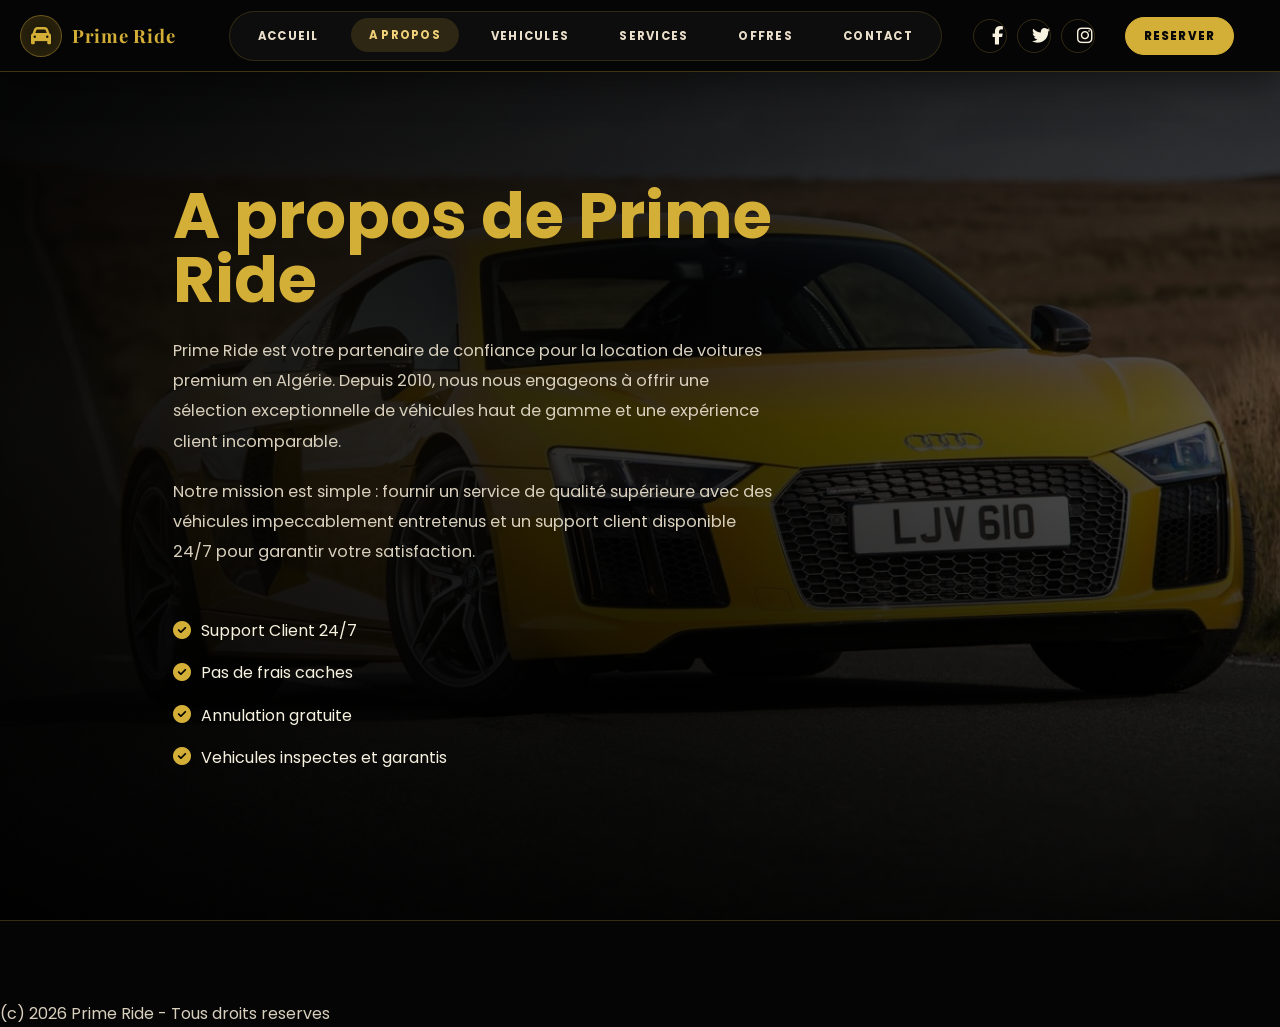
<file: about.html>
<!DOCTYPE html>
<html lang="fr">
<head>
  <meta charset="UTF-8"/>
  <meta name="viewport" content="width=device-width, initial-scale=1.0"/>
  <title>Prime Ride - A propos</title>
  <link rel="stylesheet" href="about.css">
  <link href="https://fonts.googleapis.com/css2?family=Playfair+Display:ital,wght@0,400;0,700;0,900;1,400&family=DM+Sans:wght@300;400;500&display=swap" rel="stylesheet">
  <link rel="stylesheet" href="https://cdnjs.cloudflare.com/ajax/libs/font-awesome/6.4.0/css/all.min.css">
  <style>
    .video-background { margin-top: 0; }
    .about-features { list-style: none; padding-top: 20px; }
    .about-features li { margin-bottom: 10px; }
    .about-features i { color: var(--green); margin-right: 10px; }
  </style>
  <link rel="stylesheet" href="home.css">
  <link rel="stylesheet" href="general.css">
  <script src="script.js"></script>
  <link rel="stylesheet" href="theme.css">
</head>
<body>

    <header>
        <nav style="border-bottom:none; backdrop-filter:none; background:transparent;">
            <a class="logo" href="index.html">Prime Ride</a>
            <div class="menu">
                <a href="index.html">Accueil</a>
                <a href="about.html">A propos</a>
                <a href="vehicules.html">Vehicules</a>
                <a href="index.html#services">Services</a>
                <a href="index.html#specials">Offres</a>
                <a href="contact.html">Contact</a>
            </div>

            <div class="social">
                <a href="#"><i class="fa-brands fa-facebook-f"></i></a>
                <a href="#"><i class="fa-brands fa-twitter"></i></a>
                <a href="#"><i class="fa-brands fa-instagram"></i></a>
                <a href="vehicules.html" class="book-now-btn">Reserver</a>
            </div>
        </nav>
    </header>

<section class="video-background">
    <video autoplay muted loop playsinline preload="metadata" poster="img/audi-r8.jpg" id="aboutVideo">
        <source src="img/about-luxury-car-slow.mp4" type="video/mp4">
    </video>
    <div class="video-overlay" style="background-color: rgba(0, 0, 0, 0.4);"></div>
    <div class="video-content">
        <div class="container">
            <div class="about-text">
                <h2>A propos de Prime Ride</h2>
                <p>Prime Ride est votre partenaire de confiance pour la location de voitures premium en Algérie. Depuis 2010, nous nous engageons à offrir une sélection exceptionnelle de véhicules haut de gamme et une expérience client incomparable.</p>
                <p>Notre mission est simple : fournir un service de qualité supérieure avec des véhicules impeccablement entretenus et un support client disponible 24/7 pour garantir votre satisfaction.</p>
                <ul class="about-features">
                    <li><i class="fas fa-check-circle"></i> Support Client 24/7</li>
                    <li><i class="fas fa-check-circle"></i> Pas de frais caches</li>
                    <li><i class="fas fa-check-circle"></i> Annulation gratuite</li>
                    <li><i class="fas fa-check-circle"></i> Vehicules inspectes et garantis</li>
                </ul>
            </div>
        </div>
    </div>
</section>

<footer>(c) 2026 <span>Prime Ride</span> - Tous droits reserves</footer>

</body>
</html>
</file>
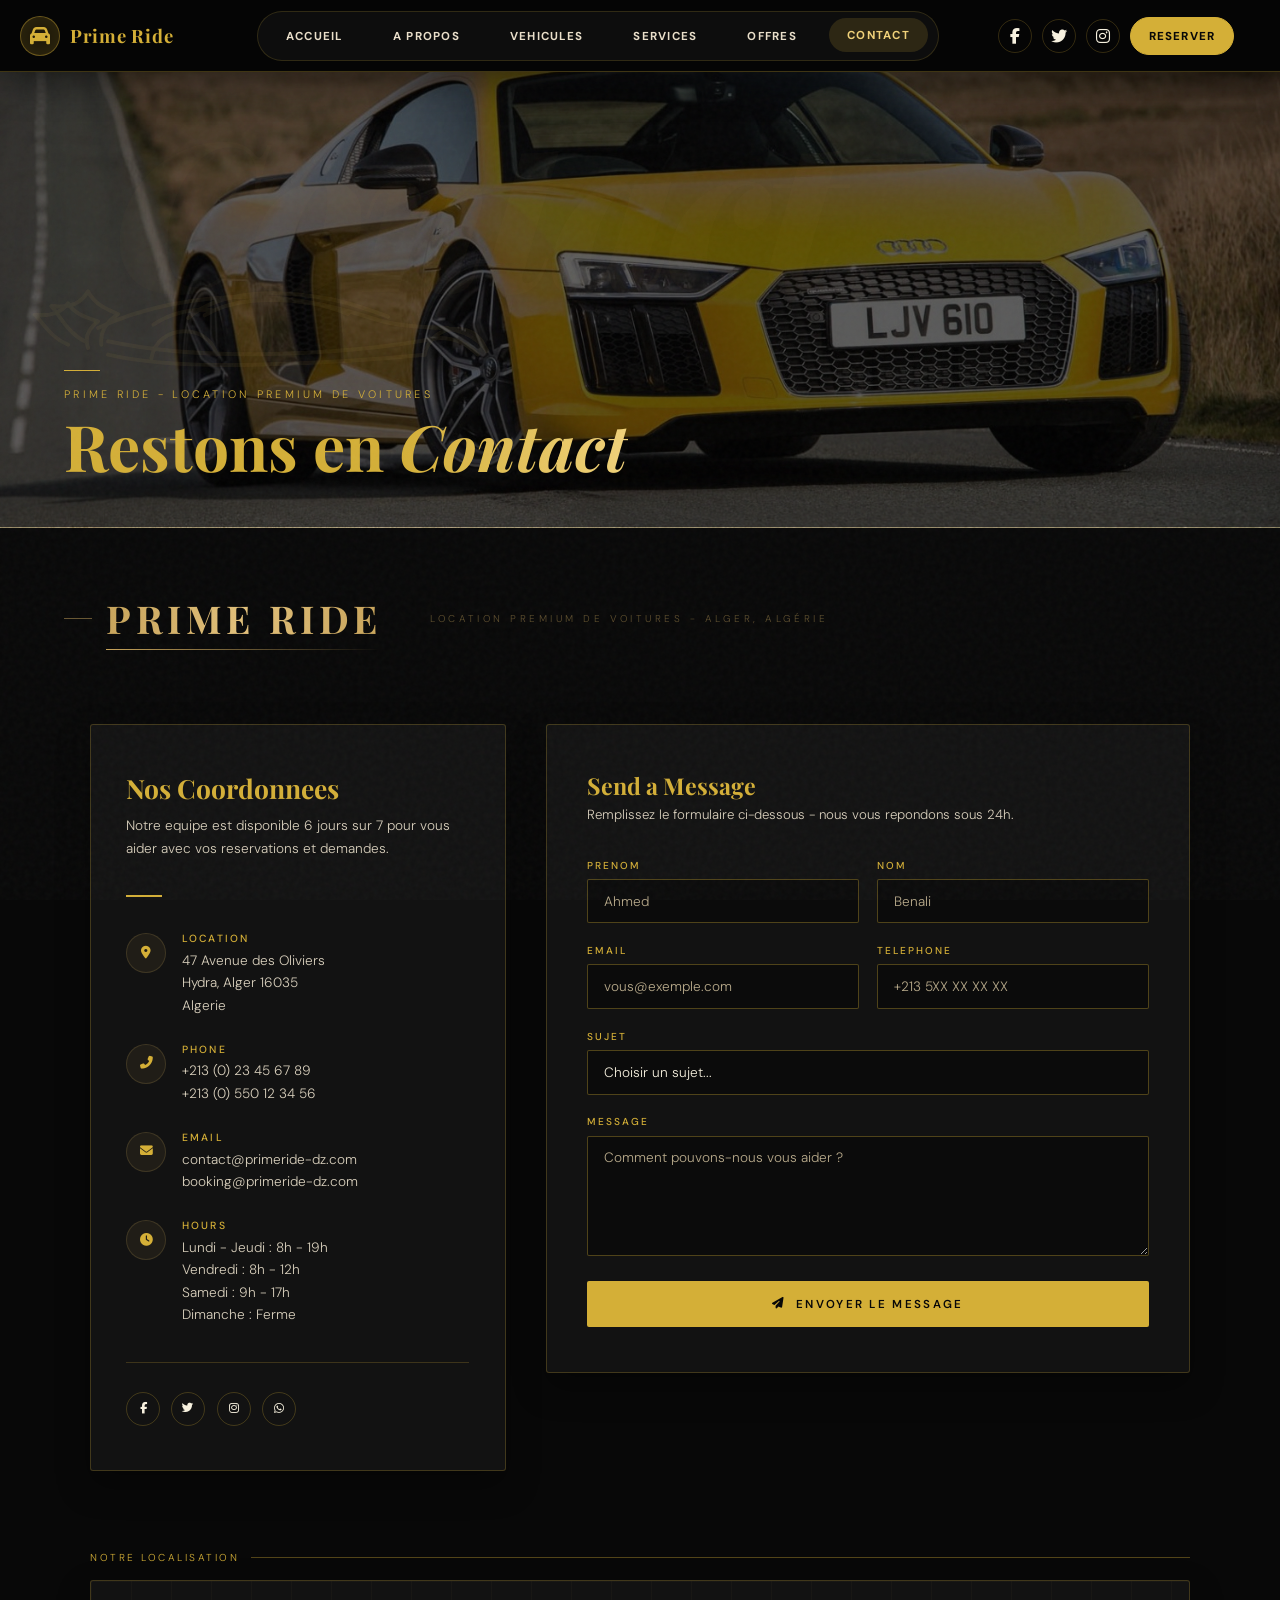
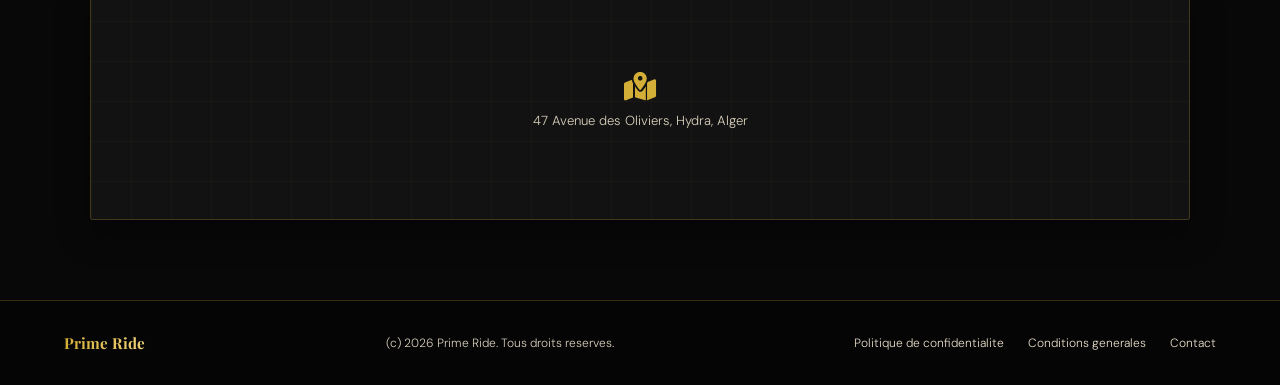
<file: contact.html>
<!DOCTYPE html>
<html lang="en">
<head>
  <meta charset="UTF-8">
  <meta name="viewport" content="width=device-width, initial-scale=1.0">
  <title>Prime Ride - Contact</title>
  <link rel="stylesheet" href="https://cdnjs.cloudflare.com/ajax/libs/font-awesome/6.4.0/css/all.min.css">
  <link href="https://fonts.googleapis.com/css2?family=Playfair+Display:ital,wght@0,400;0,700;0,900;1,400&family=DM+Sans:wght@300;400;500&display=swap" rel="stylesheet">

  <style>
    *, *::before, *::after { box-sizing: border-box; margin: 0; padding: 0; }

    :root {
      --black:      #080808;
      --deep:       #0f1115;
      --card:       #13161c;
      --border:     rgba(255,255,255,0.06);
      --border2:    rgba(255,255,255,0.11);
      --gold:       #c8a45a;
      --gold-light: #e2c07a;
      --gold-dim:   rgba(200,164,90,0.18);
      --white:      #f0ece5;
      --muted:      #7a7a7a;
      --muted2:     #555;
      --font-d:     'Playfair Display', serif;
      --font-b:     'DM Sans', sans-serif;
    }

    html { scroll-behavior: smooth; }

    body {
      background: var(--black);
      color: var(--white);
      font-family: var(--font-b);
      font-weight: 300;
      min-height: 100vh;
      overflow-x: hidden;
    }

    body::after {
      content: '';
      position: fixed; inset: 0;
      background-image: url("data:image/svg+xml,%3Csvg viewBox='0 0 200 200' xmlns='http://www.w3.org/2000/svg'%3E%3Cfilter id='n'%3E%3CfeTurbulence type='fractalNoise' baseFrequency='0.85' numOctaves='4' stitchTiles='stitch'/%3E%3C/filter%3E%3Crect width='100%25' height='100%25' filter='url(%23n)' opacity='0.035'/%3E%3C/svg%3E");
      pointer-events: none;
      z-index: 999;
    }

    /* -- NAV -- */
    header {
      position: fixed; top: 0; left: 0; right: 0;
      z-index: 100;
      padding: 0 5%;
      background: rgba(8,8,8,0.88);
      backdrop-filter: blur(20px);
      border-bottom: 1px solid var(--border);
    }

    nav {
      display: flex;
      align-items: center;
      justify-content: space-between;
      height: 70px;
    }

    .nav-logo {
      display: flex;
      align-items: center;
      gap: 12px;
      text-decoration: none;
    }

    .nav-logo__car {
      width: 72px;
      height: 28px;
      flex-shrink: 0;
      display: flex;
      align-items: center;
    }

    .nav-logo__car svg {
      width: 100%;
      height: 100%;
    }

    .nav-logo__name {
      font-family: var(--font-d);
      font-size: 1.1rem;
      font-weight: 700;
      letter-spacing: 0.04em;
      background: linear-gradient(90deg, var(--gold), var(--gold-light));
      -webkit-background-clip: text;
      -webkit-text-fill-color: transparent;
      background-clip: text;
    }

    .menu { display: flex; gap: 2rem; }

    .menu a {
      color: var(--muted);
      text-decoration: none;
      font-size: 0.78rem;
      letter-spacing: 0.14em;
      text-transform: uppercase;
      font-weight: 500;
      transition: color 0.25s;
      position: relative;
    }

    .menu a::after {
      content: '';
      position: absolute;
      bottom: -4px; left: 0;
      width: 0; height: 1px;
      background: var(--gold);
      transition: width 0.3s;
    }

    .menu a:hover { color: var(--white); }
    .menu a:hover::after { width: 100%; }
    .menu a.active { color: var(--gold); }
    .menu a.active::after { width: 100%; }

    .nav-right {
      display: flex;
      align-items: center;
      gap: 1.2rem;
    }

    .nav-right .social-icon {
      color: var(--muted2);
      font-size: 0.82rem;
      text-decoration: none;
      transition: color 0.25s;
    }
    .nav-right .social-icon:hover { color: var(--gold); }

    .login-btn {
      background: transparent;
      border: 1px solid rgba(200,164,90,0.4);
      color: var(--gold);
      padding: 0.45rem 1.2rem;
      font-family: var(--font-b);
      font-size: 0.72rem;
      font-weight: 500;
      letter-spacing: 0.14em;
      text-transform: uppercase;
      border-radius: 2px;
      cursor: pointer;
      text-decoration: none;
      transition: background 0.25s, border-color 0.25s;
    }
    .login-btn:hover { background: var(--gold-dim); border-color: var(--gold); }

    /* -- HERO -- */
    .hero {
      padding-top: 70px;
      min-height: 280px;
      display: flex;
      flex-direction: column;
      justify-content: flex-end;
      padding-bottom: 3rem;
      padding-left: 5%;
      background: #080808 url("img/audi-r8.jpg") center / cover no-repeat;
      border-bottom: 1px solid var(--border);
      position: relative;
      overflow: hidden;
    }

    .hero video {
      position: absolute;
      inset: 0;
      width: 100%;
      height: 100%;
      object-fit: cover;
      object-position: center;
      pointer-events: none;
      z-index: 0;
    }

    .hero::before {
      content: '';
      position: absolute;
      inset: 0;
      background:
        linear-gradient(90deg, rgba(0, 0, 0, 0.86) 0%, rgba(0, 0, 0, 0.56) 48%, rgba(0, 0, 0, 0.3) 100%),
        linear-gradient(180deg, rgba(0, 0, 0, 0.44) 0%, rgba(0, 0, 0, 0.86) 100%);
      z-index: 1;
    }

    .hero > :not(video) {
      position: relative;
      z-index: 2;
    }

    .hero__car-bg {
      position: absolute;
      right: 3%;
      bottom: -10px;
      width: 480px;
      opacity: 0.07;
      pointer-events: none;
      user-select: none;
    }

    .hero__bg-text {
      position: absolute;
      right: -3rem; bottom: -2rem;
      font-family: var(--font-d);
      font-size: 13rem;
      font-weight: 900;
      font-style: italic;
      color: rgba(200,164,90,0.03);
      letter-spacing: -0.03em;
      user-select: none;
      line-height: 1;
      white-space: nowrap;
    }

    .hero__line {
      width: 36px; height: 1px;
      background: var(--gold);
      margin-bottom: 1rem;
      opacity: 0;
      animation: fadeUp 0.6s 0.1s ease forwards;
    }

    .hero__tag {
      font-size: 0.68rem;
      letter-spacing: 0.3em;
      text-transform: uppercase;
      color: var(--gold);
      margin-bottom: 0.7rem;
      opacity: 0;
      animation: fadeUp 0.6s 0.2s ease forwards;
    }

    .hero h1 {
      font-family: var(--font-d);
      font-size: clamp(2.4rem, 5vw, 4rem);
      font-weight: 700;
      line-height: 1.05;
      color: var(--white);
      opacity: 0;
      animation: fadeUp 0.6s 0.3s ease forwards;
    }

    .hero h1 em {
      font-style: italic;
      background: linear-gradient(90deg, var(--gold), var(--gold-light));
      -webkit-background-clip: text;
      -webkit-text-fill-color: transparent;
      background-clip: text;
    }

    /* -- BRAND BUTTON -- */
    .brand-btn-wrap {
      padding: 4rem 5% 0;
      display: flex;
      align-items: center;
      gap: 3rem;
      opacity: 0;
      animation: fadeUp 0.7s 0.5s ease forwards;
    }

    .pr-btn {
      position: relative;
      display: inline-flex;
      align-items: center;
      gap: 14px;
      padding: 0;
      background: none;
      border: none;
      cursor: pointer;
      outline: none;
    }

    .pr-btn__dash {
      width: 28px; height: 1px;
      background: rgba(200,164,90,0.5);
      flex-shrink: 0;
    }

    .pr-btn__track { position: relative; }

    .pr-btn__text {
      display: block;
      font-family: var(--font-d);
      font-size: 2.4rem;
      font-weight: 700;
      letter-spacing: 0.12em;
      text-transform: uppercase;
      background: linear-gradient(90deg, #c8a45a, #e2c07a, #c8a45a);
      -webkit-background-clip: text;
      -webkit-text-fill-color: transparent;
      background-clip: text;
      white-space: nowrap;
    }

    .pr-btn__line {
      position: absolute;
      bottom: -6px; left: 0;
      height: 1px; width: 100%;
      background: linear-gradient(90deg, #c8a45a, transparent);
    }

    .pr-sub {
      font-family: var(--font-b);
      font-size: 0.62rem;
      letter-spacing: 0.35em;
      text-transform: uppercase;
      color: rgba(200,164,90,0.45);
    }

    /* -- CONTACT SECTION -- */
    .contact-section {
      padding: 5rem 5%;
      position: relative;
      z-index: 1;
    }

    .contact-grid {
      display: grid;
      grid-template-columns: 1fr 1.55fr;
      gap: 2.5rem;
      max-width: 1100px;
      margin: 0 auto;
      align-items: start;
    }

    .contact-info {
      background: var(--card);
      border: 1px solid var(--border);
      border-radius: 3px;
      padding: 2.8rem 2.2rem;
      position: sticky;
      top: 82px;
      opacity: 0;
      animation: fadeUp 0.65s 0.2s ease forwards;
    }

    .contact-info h2 {
      font-family: var(--font-d);
      font-size: 1.65rem;
      font-weight: 700;
      color: var(--white);
      margin-bottom: 0.5rem;
    }

    .contact-info > p {
      font-size: 0.85rem;
      color: var(--muted);
      line-height: 1.7;
      margin-bottom: 2.2rem;
    }

    .gold-rule {
      width: 36px; height: 1.5px;
      background: var(--gold);
      margin-bottom: 2.2rem;
    }

    .info-item {
      display: flex;
      gap: 1rem;
      align-items: flex-start;
      margin-bottom: 1.6rem;
    }

    .info-icon {
      width: 40px; height: 40px;
      border-radius: 50%;
      background: rgba(200,164,90,0.08);
      border: 1px solid rgba(200,164,90,0.18);
      display: flex; align-items: center; justify-content: center;
      color: var(--gold);
      font-size: 0.8rem;
      flex-shrink: 0;
      margin-top: 1px;
    }

    .info-item h4 {
      font-size: 0.65rem;
      letter-spacing: 0.2em;
      text-transform: uppercase;
      color: var(--gold);
      margin-bottom: 0.3rem;
      font-weight: 500;
    }

    .info-item p {
      font-size: 0.85rem;
      color: var(--muted);
      line-height: 1.65;
    }

    .info-social {
      display: flex;
      gap: 0.7rem;
      margin-top: 2.2rem;
      padding-top: 1.8rem;
      border-top: 1px solid var(--border);
    }

    .info-social a {
      width: 34px; height: 34px;
      border: 1px solid var(--border2);
      border-radius: 50%;
      display: flex; align-items: center; justify-content: center;
      color: var(--muted);
      font-size: 0.72rem;
      text-decoration: none;
      transition: all 0.25s;
    }

    .info-social a:hover {
      border-color: var(--gold);
      color: var(--gold);
      background: var(--gold-dim);
    }

    .contact-form {
      background: var(--card);
      border: 1px solid var(--border);
      border-radius: 3px;
      padding: 2.8rem 2.5rem;
      opacity: 0;
      animation: fadeUp 0.65s 0.35s ease forwards;
    }

    .contact-form h3 {
      font-family: var(--font-d);
      font-size: 1.45rem;
      font-weight: 700;
      color: var(--white);
      margin-bottom: 0.35rem;
    }

    .contact-form > p {
      font-size: 0.83rem;
      color: var(--muted);
      margin-bottom: 2.2rem;
    }

    .form-row {
      display: grid;
      grid-template-columns: 1fr 1fr;
      gap: 1.1rem;
    }

    .form-group { margin-bottom: 1.3rem; }

    .form-group label {
      display: block;
      font-size: 0.63rem;
      letter-spacing: 0.2em;
      text-transform: uppercase;
      color: var(--gold);
      margin-bottom: 0.45rem;
      font-weight: 500;
    }

    .form-group input,
    .form-group select,
    .form-group textarea {
      width: 100%;
      background: rgba(255,255,255,0.025);
      border: 1px solid var(--border);
      border-radius: 2px;
      color: var(--white);
      font-family: var(--font-b);
      font-size: 0.85rem;
      font-weight: 300;
      padding: 0.8rem 1rem;
      outline: none;
      transition: border-color 0.25s, background 0.25s;
      appearance: none;
    }

    .form-group select {
      background-image: url("data:image/svg+xml,%3Csvg xmlns='http://www.w3.org/2000/svg' width='10' height='6' viewBox='0 0 10 6'%3E%3Cpath d='M1 1l4 4 4-4' stroke='%237a7a7a' stroke-width='1.5' fill='none' stroke-linecap='round'/%3E%3C/svg%3E");
      background-repeat: no-repeat;
      background-position: right 1rem center;
      cursor: pointer;
    }

    .form-group input::placeholder,
    .form-group textarea::placeholder { color: rgba(122,122,122,0.45); }

    .form-group select option { background: var(--deep); }

    .form-group input:focus,
    .form-group select:focus,
    .form-group textarea:focus {
      border-color: rgba(200,164,90,0.5);
      background: rgba(200,164,90,0.03);
    }

    .form-group textarea { resize: vertical; min-height: 120px; }

    .submit-btn {
      width: 100%;
      background: var(--gold);
      color: var(--black);
      border: none;
      padding: 0.95rem;
      font-family: var(--font-b);
      font-size: 0.72rem;
      font-weight: 600;
      letter-spacing: 0.2em;
      text-transform: uppercase;
      border-radius: 2px;
      cursor: pointer;
      transition: background 0.25s, transform 0.15s;
      margin-top: 0.3rem;
      display: flex;
      align-items: center;
      justify-content: center;
      gap: 0.6rem;
    }

    .submit-btn:hover { background: var(--gold-light); transform: translateY(-1px); }
    .submit-btn:active { transform: translateY(0); }

    .success-msg {
      display: none;
      text-align: center;
      padding: 3rem 1rem;
    }

    .success-msg .check {
      width: 58px; height: 58px;
      border-radius: 50%;
      background: rgba(200,164,90,0.1);
      border: 1px solid var(--gold);
      display: flex; align-items: center; justify-content: center;
      color: var(--gold);
      font-size: 1.3rem;
      margin: 0 auto 1.2rem;
    }

    .success-msg h4 {
      font-family: var(--font-d);
      font-size: 1.3rem;
      color: var(--white);
      margin-bottom: 0.4rem;
    }

    .success-msg p { color: var(--muted); font-size: 0.83rem; }

    /* -- MAP -- */
    .map-section { padding: 0 5% 5rem; }
    .map-wrap { max-width: 1100px; margin: 0 auto; }

    .map-label {
      font-size: 0.63rem;
      letter-spacing: 0.25em;
      text-transform: uppercase;
      color: var(--gold);
      margin-bottom: 1rem;
      display: flex;
      align-items: center;
      gap: 0.7rem;
    }

    .map-label::after {
      content: '';
      flex: 1;
      height: 1px;
      background: var(--border2);
    }

    .map-container {
      border: 1px solid var(--border);
      border-radius: 3px;
      overflow: hidden;
      height: 240px;
      background: var(--card);
      display: flex;
      align-items: center;
      justify-content: center;
      position: relative;
    }

    .map-container::before {
      content: '';
      position: absolute; inset: 0;
      background-image:
        linear-gradient(rgba(200,164,90,0.04) 1px, transparent 1px),
        linear-gradient(90deg, rgba(200,164,90,0.04) 1px, transparent 1px);
      background-size: 40px 40px;
    }

    .map-inner { position: relative; text-align: center; color: var(--muted); }

    .map-inner i {
      font-size: 1.8rem;
      color: var(--gold);
      display: block;
      margin-bottom: 0.7rem;
    }

    .map-inner p { font-size: 0.82rem; }

    /* -- FOOTER -- */
    footer {
      border-top: 1px solid var(--border);
      padding: 2rem 5%;
      display: flex;
      align-items: center;
      justify-content: space-between;
    }

    .footer-logo {
      font-family: var(--font-d);
      font-size: 0.95rem;
      font-weight: 700;
      background: linear-gradient(90deg, var(--gold), var(--gold-light));
      -webkit-background-clip: text;
      -webkit-text-fill-color: transparent;
      background-clip: text;
    }

    footer p { font-size: 0.75rem; color: var(--muted2); }

    .footer-links { display: flex; gap: 1.5rem; }

    .footer-links a {
      font-size: 0.75rem;
      color: var(--muted2);
      text-decoration: none;
      transition: color 0.2s;
    }
    .footer-links a:hover { color: var(--gold); }

    /* -- ANIMATIONS -- */
    @keyframes fadeUp {
      from { opacity: 0; transform: translateY(20px); }
      to   { opacity: 1; transform: translateY(0); }
    }

    /* -- RESPONSIVE -- */
    @media (max-width: 820px) {
      .contact-grid { grid-template-columns: 1fr; }
      .contact-info { position: static; }
      .form-row { grid-template-columns: 1fr; }
      .menu { display: none; }
      .brand-btn-wrap { flex-direction: column; align-items: flex-start; gap: 1rem; }
      footer { flex-direction: column; gap: 1.2rem; text-align: center; }
      .footer-links { justify-content: center; }
      .hero__car-bg { width: 260px; opacity: 0.05; }
    }
  </style>
  <link rel="stylesheet" href="theme.css">
  <script src="script.js"></script>
</head>
<body>

  <!-- ---------- HEADER ---------- -->
  <header>
    <nav style="border-bottom:none; backdrop-filter:none; background:transparent;">
      <a class="logo" href="index.html">Prime Ride</a>
      <div class="menu">
        <a href="index.html">Accueil</a>
        <a href="about.html">A propos</a>
        <a href="vehicules.html">Vehicules</a>
        <a href="index.html#services">Services</a>
        <a href="index.html#specials">Offres</a>
        <a href="contact.html">Contact</a>
      </div>

      <div class="social">
        <a href="#"><i class="fa-brands fa-facebook-f"></i></a>
        <a href="#"><i class="fa-brands fa-twitter"></i></a>
        <a href="#"><i class="fa-brands fa-instagram"></i></a>
        <a href="vehicules.html" class="book-now-btn">Reserver</a>
      </div>
    </nav>
  </header>

  <!-- ---------- HERO ---------- -->
  <div class="hero">
    <video autoplay muted loop playsinline preload="metadata" poster="img/audi-r8.jpg" aria-hidden="true">
      <source src="img/super-car-automobile-bg.mp4" type="video/mp4">
    </video>
    <span class="hero__bg-text">Contact</span>

    <div class="hero__car-bg">
      <svg viewBox="60 65 720 130" xmlns="http://www.w3.org/2000/svg">
        <g fill="none" stroke="#c8a45a" stroke-width="6" stroke-linecap="round" stroke-linejoin="round">
          <path d="M120 150 C95 140, 85 120, 70 105 C95 108, 110 102, 120 88 C130 105, 150 110, 165 115 C150 126, 145 140, 150 155" />
          <path d="M145 145 C120 132, 110 110, 95 92 C125 95, 140 88, 150 70 C160 90, 180 98, 195 104 C175 118, 168 132, 170 150" />
          <path d="M165 125 C230 95, 310 78, 390 78 C455 78, 520 92, 575 110 C610 122, 650 124, 690 125" />
          <path d="M300 110 C345 70, 430 65, 515 82 C545 88, 570 97, 600 108" />
          <path d="M325 106 C365 82, 425 78, 485 88 C505 91, 523 97, 540 104" />
          <path d="M248 120 C275 102, 305 96, 335 98" />
          <path d="M180 145 C250 160, 335 166, 425 164 C515 162, 600 154, 675 140" />
          <path d="M675 140 C705 140, 720 150, 735 165" />
          <path d="M690 126 C718 130, 736 143, 748 158" />
          <path d="M655 165 C660 140, 680 126, 705 126 C725 126, 742 140, 748 160" />
          <path d="M245 170 C250 145, 270 130, 295 130 C320 130, 338 145, 343 165" />
          <path d="M180 165 C235 178, 315 182, 400 180 C500 178, 585 172, 655 165" />
        </g>
      </svg>
    </div>

    <div class="hero__line"></div>
    <div class="hero__tag">Prime Ride - Location Premium de Voitures</div>
    <h1>Restons en <em>Contact</em></h1>
  </div>

  <!-- ---------- BRAND BUTTON ---------- -->
  <div class="brand-btn-wrap">
    <button class="pr-btn" aria-label="Prime Ride">
      <div class="pr-btn__dash"></div>
      <div class="pr-btn__track">
        <span class="pr-btn__text">Prime Ride</span>
        <div class="pr-btn__line"></div>
      </div>
    </button>
    <span class="pr-sub">Location Premium de Voitures - Alger, Algérie</span>
  </div>

  <!-- ---------- CONTACT ---------- -->
  <section class="contact-section" id="contact">
    <div class="contact-grid">

      <!-- INFO -->
      <div class="contact-info">
        <h2>Nos Coordonnees</h2>
        <p>Notre equipe est disponible 6 jours sur 7 pour vous aider avec vos reservations et demandes.</p>
        <div class="gold-rule"></div>

        <div class="info-item">
          <div class="info-icon"><i class="fas fa-map-marker-alt"></i></div>
          <div>
            <h4>Location</h4>
            <p>47 Avenue des Oliviers<br>Hydra, Alger 16035<br>Algerie</p>
          </div>
        </div>

        <div class="info-item">
          <div class="info-icon"><i class="fas fa-phone-alt"></i></div>
          <div>
            <h4>Phone</h4>
            <p>+213 (0) 23 45 67 89<br>+213 (0) 550 12 34 56</p>
          </div>
        </div>

        <div class="info-item">
          <div class="info-icon"><i class="fas fa-envelope"></i></div>
          <div>
            <h4>Email</h4>
            <p>contact@primeride-dz.com<br>booking@primeride-dz.com</p>
          </div>
        </div>

        <div class="info-item">
          <div class="info-icon"><i class="fas fa-clock"></i></div>
          <div>
            <h4>Hours</h4>
            <p>Lundi - Jeudi : 8h - 19h<br>
               Vendredi : 8h - 12h<br>
               Samedi : 9h - 17h<br>
               Dimanche : Ferme</p>
          </div>
        </div>

        <div class="info-social">
          <a href="#"><i class="fa-brands fa-facebook-f"></i></a>
          <a href="#"><i class="fa-brands fa-twitter"></i></a>
          <a href="#"><i class="fa-brands fa-instagram"></i></a>
          <a href="#"><i class="fa-brands fa-whatsapp"></i></a>
        </div>
      </div>

      <!-- FORMULAIRE -->
      <div class="contact-form">
        <h3>Send a Message</h3>
        <p>Remplissez le formulaire ci-dessous - nous vous repondons sous 24h.</p>

        <form id="contactForm">
          <div class="form-row">
            <div class="form-group">
              <label for="fname">Prenom</label>
              <input type="text" id="fname" placeholder="Ahmed" required>
            </div>
            <div class="form-group">
              <label for="lname">Nom</label>
              <input type="text" id="lname" placeholder="Benali" required>
            </div>
          </div>

          <div class="form-row">
            <div class="form-group">
              <label for="email">Email</label>
              <input type="email" id="email" placeholder="vous@exemple.com" required>
            </div>
            <div class="form-group">
              <label for="phone">Telephone</label>
              <input type="tel" id="phone" placeholder="+213 5XX XX XX XX">
            </div>
          </div>

          <div class="form-group">
            <label for="subject">Sujet</label>
            <select id="subject">
              <option value="">Choisir un sujet...</option>
              <option value="booking">Reservation</option>
              <option value="fleet">Question sur le parc auto</option>
              <option value="corporate">Programme entreprise</option>
              <option value="pricing">Tarifs & Offres</option>
              <option value="other">Autre</option>
            </select>
          </div>

          <div class="form-group">
            <label for="message">Message</label>
            <textarea id="message" placeholder="Comment pouvons-nous vous aider ?" required></textarea>
          </div>

          <button type="submit" class="submit-btn">
            <i class="fas fa-paper-plane"></i> Envoyer le message
          </button>
        </form>

        <div class="success-msg" id="successMsg">
          <div class="check"><i class="fas fa-check"></i></div>
          <h4>Message envoye !</h4>
          <p>Merci de nous avoir contactes. Nous vous repondrons dans les 24h.</p>
        </div>
      </div>

    </div>
  </section>

  <!-- ---------- MAP ---------- -->
  <div class="map-section">
    <div class="map-wrap">
      <div class="map-label">Notre localisation</div>
      <div class="map-container">
        <div class="map-inner">
          <i class="fas fa-map-marked-alt"></i>
          <p>47 Avenue des Oliviers, Hydra, Alger</p>
        </div>
      </div>
    </div>
  </div>

  <!-- ---------- FOOTER ---------- -->
  <footer>
    <span class="footer-logo">Prime Ride</span>
    <p>(c) 2026 Prime Ride. Tous droits reserves.</p>
    <div class="footer-links">
      <a href="#">Politique de confidentialite</a>
      <a href="#">Conditions generales</a>
      <a href="contact.html">Contact</a>
    </div>
  </footer>

  <script>
    document.getElementById('contactForm').addEventListener('submit', function(e) {
      e.preventDefault();
      this.style.display = 'none';
      document.getElementById('successMsg').style.display = 'block';
    });
  </script>

</body>
</html>
</file>
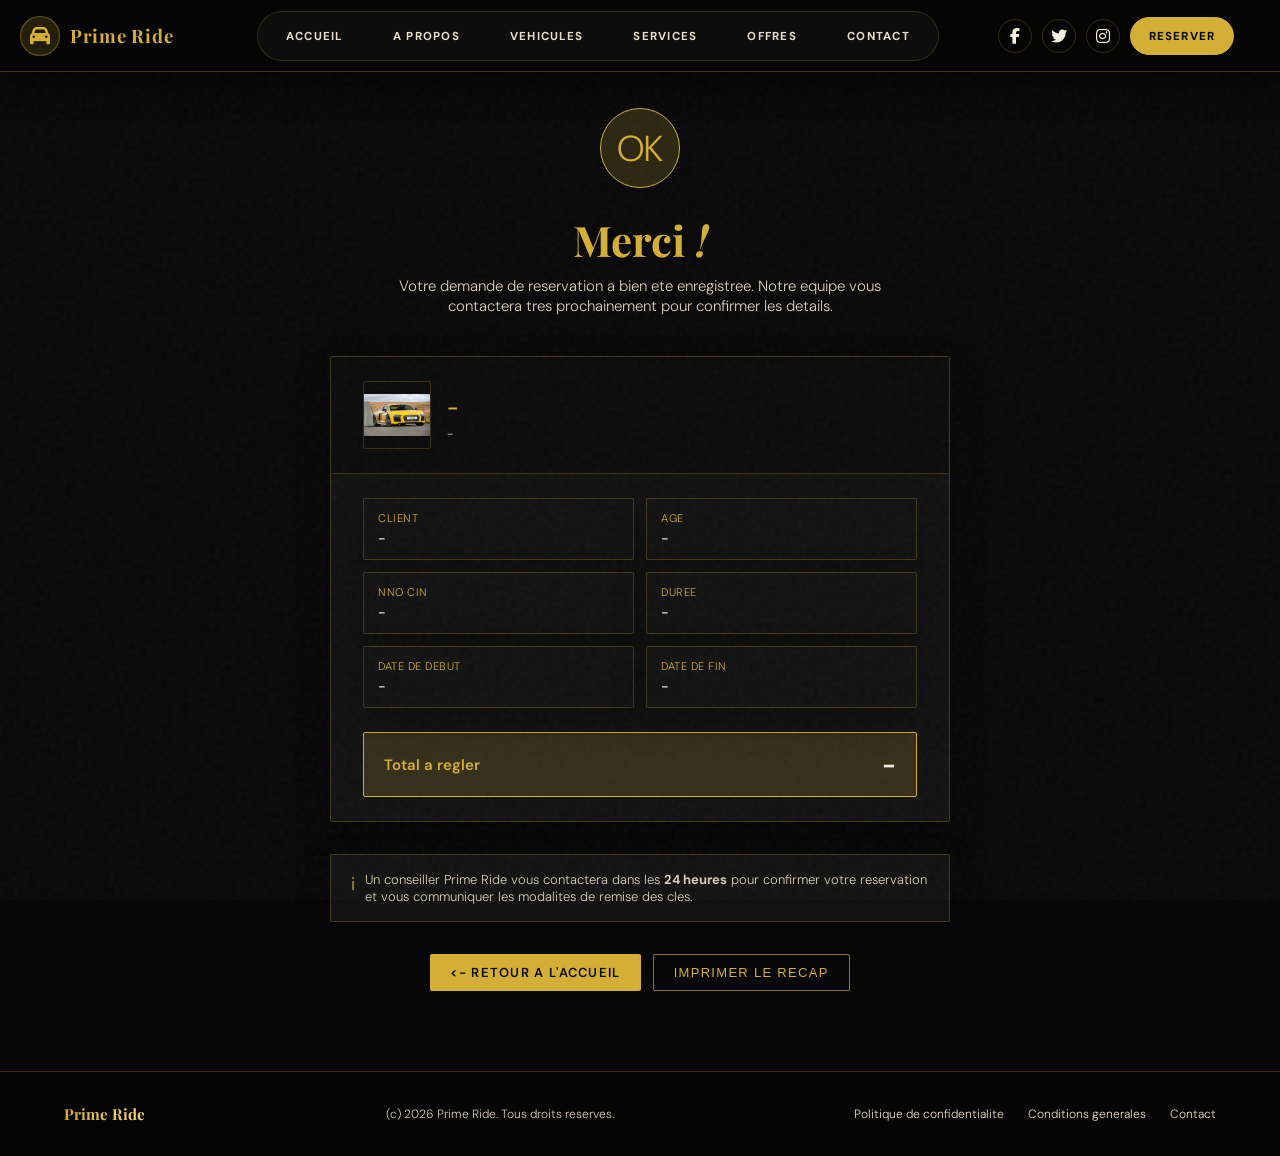
<file: merci.html>
<!DOCTYPE html>
<html lang="fr">
<head>
  <meta charset="UTF-8"/>
  <meta name="viewport" content="width=device-width, initial-scale=1.0"/>
  <title>Prime Ride - Merci !</title>
  <link rel="stylesheet" href="https://cdnjs.cloudflare.com/ajax/libs/font-awesome/6.4.0/css/all.min.css">
  <link href="https://fonts.googleapis.com/css2?family=Playfair+Display:ital,wght@0,400;0,700;0,900;1,400&family=DM+Sans:wght@300;400;500&display=swap" rel="stylesheet">
  <style>
    *, *::before, *::after { box-sizing: border-box; margin: 0; padding: 0; }

    :root {
      --black:      #080808;
      --deep:       #0f1115;
      --card:       #13161c;
      --border:     rgba(255,255,255,0.06);
      --border2:    rgba(255,255,255,0.11);
      --gold:       #c8a45a;
      --gold-light: #e2c07a;
      --gold-dim:   rgba(200,164,90,0.18);
      --white:      #f0ece5;
      --muted:      #7a7a7a;
      --muted2:     #555;
      --font-d:     'Playfair Display', serif;
      --font-b:     'DM Sans', sans-serif;
    }

    html { scroll-behavior: smooth; }

    body {
      background: var(--black);
      color: var(--white);
      font-family: var(--font-b);
      font-weight: 300;
      min-height: 100vh;
      overflow-x: hidden;
    }

    body::after {
      content: '';
      position: fixed; inset: 0;
      background-image: url("data:image/svg+xml,%3Csvg viewBox='0 0 200 200' xmlns='http://www.w3.org/2000/svg'%3E%3Cfilter id='n'%3E%3CfeTurbulence type='fractalNoise' baseFrequency='0.85' numOctaves='4' stitchTiles='stitch'/%3E%3C/filter%3E%3Crect width='100%25' height='100%25' filter='url(%23n)' opacity='0.035'/%3E%3C/svg%3E");
      pointer-events: none;
      z-index: 999;
    }

    /* -- NAV -- */
    header {
      position: fixed; top: 0; left: 0; right: 0;
      z-index: 100;
      padding: 0 5%;
      background: rgba(8,8,8,0.88);
      backdrop-filter: blur(20px);
      border-bottom: 1px solid var(--border);
    }

    nav {
      display: flex;
      align-items: center;
      justify-content: space-between;
      height: 70px;
    }

    .nav-logo {
      display: flex;
      align-items: center;
      gap: 12px;
      text-decoration: none;
    }

    .nav-logo__car {
      width: 72px;
      height: 28px;
      flex-shrink: 0;
      display: flex;
      align-items: center;
    }

    .nav-logo__car svg {
      width: 100%;
      height: 100%;
    }

    .nav-logo__name {
      font-family: var(--font-d);
      font-size: 1.1rem;
      font-weight: 700;
      letter-spacing: 0.04em;
      background: linear-gradient(90deg, var(--gold), var(--gold-light));
      -webkit-background-clip: text;
      -webkit-text-fill-color: transparent;
      background-clip: text;
    }

    .menu { display: flex; gap: 2rem; }

    .menu a {
      color: var(--muted);
      text-decoration: none;
      font-size: 0.78rem;
      letter-spacing: 0.14em;
      text-transform: uppercase;
      font-weight: 500;
      transition: color 0.25s;
      position: relative;
    }

    .menu a::after {
      content: '';
      position: absolute;
      bottom: -4px; left: 0;
      width: 0; height: 1px;
      background: var(--gold);
      transition: width 0.3s;
    }

    .menu a:hover { color: var(--white); }
    .menu a:hover::after { width: 100%; }
    .menu a.active { color: var(--gold); }
    .menu a.active::after { width: 100%; }

    .nav-right {
      display: flex;
      align-items: center;
      gap: 1.2rem;
    }

    .nav-right .social-icon {
      color: var(--muted2);
      font-size: 0.82rem;
      text-decoration: none;
      transition: color 0.25s;
    }
    .nav-right .social-icon:hover { color: var(--gold); }

    .login-btn {
      background: transparent;
      border: 1px solid rgba(200,164,90,0.4);
      color: var(--gold);
      padding: 0.45rem 1.2rem;
      font-family: var(--font-b);
      font-size: 0.72rem;
      font-weight: 500;
      letter-spacing: 0.14em;
      text-transform: uppercase;
      border-radius: 2px;
      cursor: pointer;
      text-decoration: none;
      transition: background 0.25s, border-color 0.25s;
    }
    .login-btn:hover { background: var(--gold-dim); border-color: var(--gold); }

    /* -- HERO -- */
    .hero {
      padding-top: 70px;
      min-height: 280px;
      display: flex;
      flex-direction: column;
      justify-content: flex-end;
      padding-bottom: 3rem;
      padding-left: 5%;
      background: linear-gradient(140deg, #0c0a07 0%, #151109 55%, #080808 100%);
      border-bottom: 1px solid var(--border);
      position: relative;
      overflow: hidden;
    }

    .hero__car-bg {
      position: absolute;
      right: 3%;
      bottom: -10px;
      width: 480px;
      opacity: 0.07;
      pointer-events: none;
      user-select: none;
    }

    .hero__bg-text {
      position: absolute;
      right: -3rem; bottom: -2rem;
      font-family: var(--font-d);
      font-size: 13rem;
      font-weight: 900;
      font-style: italic;
      color: rgba(200,164,90,0.03);
      letter-spacing: -0.03em;
      user-select: none;
      line-height: 1;
      white-space: nowrap;
    }

    .hero__line {
      width: 36px; height: 1px;
      background: var(--gold);
      margin-bottom: 1rem;
      opacity: 0;
      animation: fadeUp 0.6s 0.1s ease forwards;
    }

    .hero__tag {
      font-size: 0.68rem;
      letter-spacing: 0.3em;
      text-transform: uppercase;
      color: var(--gold);
      margin-bottom: 0.7rem;
      opacity: 0;
      animation: fadeUp 0.6s 0.2s ease forwards;
    }

    .hero h1 {
      font-family: var(--font-d);
      font-size: clamp(2.4rem, 5vw, 4rem);
      font-weight: 700;
      line-height: 1.05;
      color: var(--white);
      opacity: 0;
      animation: fadeUp 0.6s 0.3s ease forwards;
    }

    .hero h1 em {
      font-style: italic;
      background: linear-gradient(90deg, var(--gold), var(--gold-light));
      -webkit-background-clip: text;
      -webkit-text-fill-color: transparent;
      background-clip: text;
    }

    /* -- BRAND BUTTON -- */
    .brand-btn-wrap {
      padding: 4rem 5% 0;
      display: flex;
      align-items: center;
      gap: 3rem;
      opacity: 0;
      animation: fadeUp 0.7s 0.5s ease forwards;
    }

    .pr-btn {
      position: relative;
      display: inline-flex;
      align-items: center;
      gap: 14px;
      padding: 0;
      background: none;
      border: none;
      cursor: pointer;
      outline: none;
    }

    .pr-btn__dash {
      width: 28px; height: 1px;
      background: rgba(200,164,90,0.5);
      flex-shrink: 0;
    }

    .pr-btn__track { position: relative; }

    .pr-btn__text {
      display: block;
      font-family: var(--font-d);
      font-size: 2.4rem;
      font-weight: 700;
      letter-spacing: 0.12em;
      text-transform: uppercase;
      background: linear-gradient(90deg, #c8a45a, #e2c07a, #c8a45a);
      -webkit-background-clip: text;
      -webkit-text-fill-color: transparent;
      background-clip: text;
      white-space: nowrap;
    }

    .pr-btn__line {
      position: absolute;
      bottom: -6px; left: 0;
      height: 1px; width: 100%;
      background: linear-gradient(90deg, #c8a45a, transparent);
    }

    .pr-sub {
      font-family: var(--font-b);
      font-size: 0.62rem;
      letter-spacing: 0.35em;
      text-transform: uppercase;
      color: rgba(200,164,90,0.45);
    }

    /* -- CONTACT SECTION -- */
    .contact-section {
      padding: 5rem 5%;
      position: relative;
      z-index: 1;
    }

    .contact-grid {
      display: grid;
      grid-template-columns: 1fr 1.55fr;
      gap: 2.5rem;
      max-width: 1100px;
      margin: 0 auto;
      align-items: start;
    }

    .contact-info {
      background: var(--card);
      border: 1px solid var(--border);
      border-radius: 3px;
      padding: 2.8rem 2.2rem;
      position: sticky;
      top: 82px;
      opacity: 0;
      animation: fadeUp 0.65s 0.2s ease forwards;
    }

    .contact-info h2 {
      font-family: var(--font-d);
      font-size: 1.65rem;
      font-weight: 700;
      color: var(--white);
      margin-bottom: 0.5rem;
    }

    .contact-info > p {
      font-size: 0.85rem;
      color: var(--muted);
      line-height: 1.7;
      margin-bottom: 2.2rem;
    }

    .gold-rule {
      width: 36px; height: 1.5px;
      background: var(--gold);
      margin-bottom: 2.2rem;
    }

    .info-item {
      display: flex;
      gap: 1rem;
      align-items: flex-start;
      margin-bottom: 1.6rem;
    }

    .info-icon {
      width: 40px; height: 40px;
      border-radius: 50%;
      background: rgba(200,164,90,0.08);
      border: 1px solid rgba(200,164,90,0.18);
      display: flex; align-items: center; justify-content: center;
      color: var(--gold);
      font-size: 0.8rem;
      flex-shrink: 0;
      margin-top: 1px;
    }

    .info-item h4 {
      font-size: 0.65rem;
      letter-spacing: 0.2em;
      text-transform: uppercase;
      color: var(--gold);
      margin-bottom: 0.3rem;
      font-weight: 500;
    }

    .info-item p {
      font-size: 0.85rem;
      color: var(--muted);
      line-height: 1.65;
    }

    .info-social {
      display: flex;
      gap: 0.7rem;
      margin-top: 2.2rem;
      padding-top: 1.8rem;
      border-top: 1px solid var(--border);
    }

    .info-social a {
      width: 34px; height: 34px;
      border: 1px solid var(--border2);
      border-radius: 50%;
      display: flex; align-items: center; justify-content: center;
      color: var(--muted);
      font-size: 0.72rem;
      text-decoration: none;
      transition: all 0.25s;
    }

    .info-social a:hover {
      border-color: var(--gold);
      color: var(--gold);
      background: var(--gold-dim);
    }

    .contact-form {
      background: var(--card);
      border: 1px solid var(--border);
      border-radius: 3px;
      padding: 2.8rem 2.5rem;
      opacity: 0;
      animation: fadeUp 0.65s 0.35s ease forwards;
    }

    .contact-form h3 {
      font-family: var(--font-d);
      font-size: 1.45rem;
      font-weight: 700;
      color: var(--white);
      margin-bottom: 0.35rem;
    }

    .contact-form > p {
      font-size: 0.83rem;
      color: var(--muted);
      margin-bottom: 2.2rem;
    }

    .form-row {
      display: grid;
      grid-template-columns: 1fr 1fr;
      gap: 1.1rem;
    }

    .form-group { margin-bottom: 1.3rem; }

    .form-group label {
      display: block;
      font-size: 0.63rem;
      letter-spacing: 0.2em;
      text-transform: uppercase;
      color: var(--gold);
      margin-bottom: 0.45rem;
      font-weight: 500;
    }

    .form-group input,
    .form-group select,
    .form-group textarea {
      width: 100%;
      background: rgba(255,255,255,0.025);
      border: 1px solid var(--border);
      border-radius: 2px;
      color: var(--white);
      font-family: var(--font-b);
      font-size: 0.85rem;
      font-weight: 300;
      padding: 0.8rem 1rem;
      outline: none;
      transition: border-color 0.25s, background 0.25s;
      appearance: none;
    }

    .form-group select {
      background-image: url("data:image/svg+xml,%3Csvg xmlns='http://www.w3.org/2000/svg' width='10' height='6' viewBox='0 0 10 6'%3E%3Cpath d='M1 1l4 4 4-4' stroke='%237a7a7a' stroke-width='1.5' fill='none' stroke-linecap='round'/%3E%3C/svg%3E");
      background-repeat: no-repeat;
      background-position: right 1rem center;
      cursor: pointer;
    }

    .form-group input::placeholder,
    .form-group textarea::placeholder { color: rgba(122,122,122,0.45); }

    .form-group select option { background: var(--deep); }

    .form-group input:focus,
    .form-group select:focus,
    .form-group textarea:focus {
      border-color: rgba(200,164,90,0.5);
      background: rgba(200,164,90,0.03);
    }

    .form-group textarea { resize: vertical; min-height: 120px; }

    .submit-btn {
      width: 100%;
      background: var(--gold);
      color: var(--black);
      border: none;
      padding: 0.95rem;
      font-family: var(--font-b);
      font-size: 0.72rem;
      font-weight: 600;
      letter-spacing: 0.2em;
      text-transform: uppercase;
      border-radius: 2px;
      cursor: pointer;
      transition: background 0.25s, transform 0.15s;
      margin-top: 0.3rem;
      display: flex;
      align-items: center;
      justify-content: center;
      gap: 0.6rem;
    }

    .submit-btn:hover { background: var(--gold-light); transform: translateY(-1px); }
    .submit-btn:active { transform: translateY(0); }

    .success-msg {
      display: none;
      text-align: center;
      padding: 3rem 1rem;
    }

    .success-msg .check {
      width: 58px; height: 58px;
      border-radius: 50%;
      background: rgba(200,164,90,0.1);
      border: 1px solid var(--gold);
      display: flex; align-items: center; justify-content: center;
      color: var(--gold);
      font-size: 1.3rem;
      margin: 0 auto 1.2rem;
    }

    .success-msg h4 {
      font-family: var(--font-d);
      font-size: 1.3rem;
      color: var(--white);
      margin-bottom: 0.4rem;
    }

    .success-msg p { color: var(--muted); font-size: 0.83rem; }

    /* -- MAP -- */
    .map-section { padding: 0 5% 5rem; }
    .map-wrap { max-width: 1100px; margin: 0 auto; }

    .map-label {
      font-size: 0.63rem;
      letter-spacing: 0.25em;
      text-transform: uppercase;
      color: var(--gold);
      margin-bottom: 1rem;
      display: flex;
      align-items: center;
      gap: 0.7rem;
    }

    .map-label::after {
      content: '';
      flex: 1;
      height: 1px;
      background: var(--border2);
    }

    .map-container {
      border: 1px solid var(--border);
      border-radius: 3px;
      overflow: hidden;
      height: 240px;
      background: var(--card);
      display: flex;
      align-items: center;
      justify-content: center;
      position: relative;
    }

    .map-container::before {
      content: '';
      position: absolute; inset: 0;
      background-image:
        linear-gradient(rgba(200,164,90,0.04) 1px, transparent 1px),
        linear-gradient(90deg, rgba(200,164,90,0.04) 1px, transparent 1px);
      background-size: 40px 40px;
    }

    .map-inner { position: relative; text-align: center; color: var(--muted); }

    .map-inner i {
      font-size: 1.8rem;
      color: var(--gold);
      display: block;
      margin-bottom: 0.7rem;
    }

    .map-inner p { font-size: 0.82rem; }

    /* -- FOOTER -- */
    footer {
      border-top: 1px solid var(--border);
      padding: 2rem 5%;
      display: flex;
      align-items: center;
      justify-content: space-between;
    }

    .footer-logo {
      font-family: var(--font-d);
      font-size: 0.95rem;
      font-weight: 700;
      background: linear-gradient(90deg, var(--gold), var(--gold-light));
      -webkit-background-clip: text;
      -webkit-text-fill-color: transparent;
      background-clip: text;
    }

    footer p { font-size: 0.75rem; color: var(--muted2); }

    .footer-links { display: flex; gap: 1.5rem; }

    .footer-links a {
      font-size: 0.75rem;
      color: var(--muted2);
      text-decoration: none;
      transition: color 0.2s;
    }
    .footer-links a:hover { color: var(--gold); }

    /* -- ANIMATIONS -- */
    @keyframes fadeUp {
      from { opacity: 0; transform: translateY(20px); }
      to   { opacity: 1; transform: translateY(0); }
    }

    /* -- RESPONSIVE -- */
    @media (max-width: 820px) {
      .contact-grid { grid-template-columns: 1fr; }
      .contact-info { position: static; }
      .form-row { grid-template-columns: 1fr; }
      .menu { display: none; }
      .brand-btn-wrap { flex-direction: column; align-items: flex-start; gap: 1rem; }
      footer { flex-direction: column; gap: 1.2rem; text-align: center; }
      .footer-links { justify-content: center; }
      .hero__car-bg { width: 260px; opacity: 0.05; }
    }
  </style>
  <script src="script.js"></script>
  <style>
    body { background: var(--black); } /* changed from gray-50 */

    /* -- Checkmark anime ------------------- */
    .check-wrap {
      display: flex; align-items: center; justify-content: center;
      margin-bottom: 1.5rem;
    }
    .check-circle {
      width: 80px; height: 80px;
      background: var(--gold-dim);
      border: 1px solid var(--gold);
      border-radius: 50%;
      display: flex; align-items: center; justify-content: center;
      font-size: 36px; color: var(--gold);
      animation: pop 0.5s cubic-bezier(0.175,0.885,0.32,1.275) both;
    }
    @keyframes pop {
      0%   { transform: scale(0); opacity: 0; }
      100% { transform: scale(1); opacity: 1; }
    }

    /* -- Hero confirmation ----------------- */
    .confirm-hero {
      text-align: center;
      max-width: 520px;
      margin: 120px auto 2.5rem; /* added margin top */
    }
    .confirm-hero h1 { font-family: var(--font-d); font-size: 42px; margin-bottom: 8px; color: var(--white); }
    .confirm-hero h1 span.accent { font-style: italic; color: var(--gold); }
    .confirm-hero p  { font-size: 15px; color: var(--muted); }

    /* -- Recapitulatif --------------------- */
    .recap-card {
      max-width: 620px; margin: 0 auto 2rem;
      background: var(--card);
      border: 1px solid var(--border);
      border-radius: 3px;
      overflow: hidden;
    }
    .recap-header {
      background: var(--deep);
      border-bottom: 1px solid var(--border);
      padding: 1.5rem 2rem;
      display: flex; align-items: center; gap: 1rem;
    }
    .recap-car-icon {
      font-size: 44px;
      width: 68px; height: 68px;
      background: rgba(255,255,255,0.03);
      border: 1px solid var(--border);
      border-radius: 3px;
      display: flex; align-items: center; justify-content: center;
      flex-shrink: 0;
    }
    .recap-car-info h2 { font-family: var(--font-d); color: var(--gold); font-size: 24px; margin-bottom: 4px; }
    .recap-car-info p  { color: var(--muted); font-size: 13px; }
    .recap-body { padding: 1.5rem 2rem; }
    .recap-grid {
      display: grid; grid-template-columns: 1fr 1fr;
      gap: 12px; margin-bottom: 1.5rem;
    }
    .recap-item { background: rgba(255,255,255,0.02); border: 1px solid var(--border); border-radius: 2px; padding: 12px 14px; }
    .recap-item .lbl { font-size: 11px; color: var(--gold); text-transform: uppercase; letter-spacing: 0.5px; margin-bottom: 4px; }
    .recap-item .val { font-size: 14px; font-weight: 500; color: var(--white); }
    .recap-total {
      background: var(--gold-dim);
      border: 1px solid var(--gold);
      border-radius: 2px;
      padding: 1rem 1.25rem;
      display: flex; align-items: center; justify-content: space-between;
    }
    .recap-total .lbl { font-size: 15px; font-weight: 600; color: var(--gold); }
    .recap-total .val { font-size: 24px; font-weight: 700; font-family: var(--font-b); color: var(--white); }
    .recap-total .note { font-size: 11px; color: var(--gold); opacity: 0.7; }

    /* -- Actions --------------------------- */
    .actions {
      display: flex; gap: 12px; justify-content: center;
      max-width: 620px; margin: 0 auto;
      flex-wrap: wrap;
    }
    .btn-outline {
      border: 1px solid var(--gold); color: var(--gold); padding: 10px 20px; text-decoration: none; border-radius: 2px; font-size: 13px; text-transform: uppercase; letter-spacing: 0.1em; transition: 0.2s; background: transparent; cursor: pointer;
    }
    .btn-outline:hover { background: var(--gold-dim); }
    .btn-primary {
      border: none; background: var(--gold); color: var(--black); padding: 10px 20px; text-decoration: none; border-radius: 2px; font-size: 13px; text-transform: uppercase; letter-spacing: 0.1em; transition: 0.2s; cursor: pointer; font-weight: 600;
    }
    .btn-primary:hover { background: var(--gold-light); }

    /* -- Info box -------------------------- */
    .info-box {
      max-width: 620px; margin: 1.5rem auto 0;
      background: rgba(255,255,255,0.03);
      border: 1px solid var(--border);
      border-radius: 2px;
      padding: 1rem 1.25rem;
      display: flex; gap: 10px; align-items: flex-start;
    }
    .info-box .ico { font-size: 18px; flex-shrink: 0; margin-top: 1px; color: var(--gold); }
    .info-box p { font-size: 13px; color: var(--muted); margin: 0; }

    /* -- Confetti -------------------------- */
    .confetti-wrap {
      position: fixed; top: 0; left: 0; width: 100%; height: 100%;
      pointer-events: none; z-index: 0;
      overflow: hidden;
    }
    .confetti-piece {
      position: absolute;
      width: 8px; height: 8px;
      border-radius: 2px;
      animation: confettiFall linear forwards;
    }
    @keyframes confettiFall {
      0%   { transform: translateY(-20px) rotate(0deg); opacity: 1; }
      100% { transform: translateY(100vh) rotate(720deg); opacity: 0; }
    }

    @media(max-width:600px){
      .recap-grid { grid-template-columns: 1fr; }
      .recap-header { flex-direction: column; text-align: center; }
    }
  </style>
  <link rel="stylesheet" href="theme.css">
</head>
<body>

<!-- Confetti -->
<div class="confetti-wrap" id="confetti"></div>

  <header>
    <nav style="border-bottom:none; backdrop-filter:none; background:transparent;">
      <a class="logo" href="index.html">Prime Ride</a>
      <div class="menu">
        <a href="index.html">Accueil</a>
        <a href="about.html">A propos</a>
        <a href="vehicules.html">Vehicules</a>
        <a href="index.html#services">Services</a>
        <a href="index.html#specials">Offres</a>
        <a href="contact.html">Contact</a>
      </div>

      <div class="social">
        <a href="#"><i class="fa-brands fa-facebook-f"></i></a>
        <a href="#"><i class="fa-brands fa-twitter"></i></a>
        <a href="#"><i class="fa-brands fa-instagram"></i></a>
        <a href="vehicules.html" class="book-now-btn">Reserver</a>
      </div>
    </nav>
  </header>

<div class="wrapper">

  <!-- Check anime + titre -->
  <div class="confirm-hero">
    <div class="check-wrap">
      <div class="check-circle">OK</div>
    </div>
    <h1>Merci <span class="accent" id="client-prenom">!</span></h1>
    <p>Votre demande de reservation a bien ete enregistree. Notre equipe vous contactera tres prochainement pour confirmer les details.</p>
  </div>

  <!-- Recap -->
  <div class="recap-card">
    <div class="recap-header">
      <div class="recap-car-icon" style="background:transparent;"><img id="r-img" src="img/audi-r8.jpg" style="max-width:100%; max-height:100%; object-fit:contain;" alt="Vehicule"></div>
      <div class="recap-car-info">
        <h2 id="r-name">-</h2>
        <p id="r-cat">-</p>
      </div>
    </div>
    <div class="recap-body">
      <div class="recap-grid">
        <div class="recap-item">
          <div class="lbl">Client</div>
          <div class="val" id="r-nom">-</div>
        </div>
        <div class="recap-item">
          <div class="lbl">Age</div>
          <div class="val" id="r-age">-</div>
        </div>
        <div class="recap-item">
          <div class="lbl">NNo CIN</div>
          <div class="val" id="r-cin">-</div>
        </div>
        <div class="recap-item">
          <div class="lbl">Duree</div>
          <div class="val" id="r-duree">-</div>
        </div>
        <div class="recap-item">
          <div class="lbl">Date de debut</div>
          <div class="val" id="r-debut">-</div>
        </div>
        <div class="recap-item">
          <div class="lbl">Date de fin</div>
          <div class="val" id="r-fin">-</div>
        </div>
      </div>

      <div class="recap-total">
        <div>
          <div class="lbl">Total a regler</div>
          <div class="note" id="r-note"></div>
        </div>
        <div class="val" id="r-total">-</div>
      </div>
    </div>
  </div>

  <!-- Info -->
  <div class="info-box">
    <span class="ico">i</span>
    <p>Un conseiller Prime Ride vous contactera dans les <strong>24 heures</strong> pour confirmer votre reservation et vous communiquer les modalites de remise des cles.</p>
  </div>

  <!-- Actions -->
  <div class="actions" style="margin-top:2rem;">
    <a class="btn btn-primary" href="index.html"><- Retour a l'accueil</a>
    <button class="btn btn-outline" onclick="window.print()"> Imprimer le recap</button>
  </div>

</div>

  <!-- ---------- FOOTER ---------- -->
  <footer>
    <span class="footer-logo">Prime Ride</span>
    <p>(c) 2026 Prime Ride. Tous droits reserves.</p>
    <div class="footer-links">
      <a href="#">Politique de confidentialite</a>
      <a href="#">Conditions generales</a>
      <a href="contact.html">Contact</a>
    </div>
  </footer>

<script>
/* -- Recuperer les donnees de session -- */
const raw  = sessionStorage.getItem('reservation');
const data = raw ? JSON.parse(raw) : null;

function formatDate(str) {
  if (!str) return '-';
  const [y,m,d] = str.split('-');
  return `${d}/${m}/${y}`;
}

if (data) {
  /* Prenom dans le titre */
  const prenom = data.nom.split(' ')[0];
  document.getElementById('client-prenom').textContent = prenom + ' !';

  /* Header recap */
  document.getElementById('r-img').src = data.icon;
  document.getElementById('r-name').textContent = data.vehicule;
  document.getElementById('r-cat').textContent  = data.categorie + ' - ' + data.duree;

  /* Grille recap */
  document.getElementById('r-nom').textContent   = data.nom;
  document.getElementById('r-age').textContent   = data.age + ' ans';
  document.getElementById('r-cin').textContent   = data.cin;
  document.getElementById('r-duree').textContent = data.duree;
  document.getElementById('r-debut').textContent = formatDate(data.debut);
  document.getElementById('r-fin').textContent   = formatDate(data.fin);

  /* Total */
  document.getElementById('r-total').textContent = data.total.toLocaleString('fr-DZ') + ' DA';
  document.getElementById('r-note').textContent  =
    `${data.prix.toLocaleString('fr-DZ')} DA x ${data.jours} jour${data.jours>1?'s':''}`;

  /* Message si present */
  if (data.message) {
    const box = document.querySelector('.info-box p');
    box.innerHTML += `<br/><br/><strong>Votre message :</strong> "${data.message}"`;
  }
}

/* -- Confetti ----------------------- */
const colors = ['#dd0707','#b30606','#f8f9fa','#212529','#6c757d','#ffffff'];
const wrap = document.getElementById('confetti');
for (let i = 0; i < 60; i++) {
  const el = document.createElement('div');
  el.className = 'confetti-piece';
  el.style.left = Math.random() * 100 + 'vw';
  el.style.background = colors[Math.floor(Math.random() * colors.length)];
  el.style.animationDuration = (1.5 + Math.random() * 2) + 's';
  el.style.animationDelay    = (Math.random() * 1.5) + 's';
  el.style.width  = (6 + Math.random() * 8) + 'px';
  el.style.height = el.style.width;
  el.style.borderRadius = Math.random() > 0.5 ? '50%' : '2px';
  wrap.appendChild(el);
}
</script>

</body>
</html>
</file>
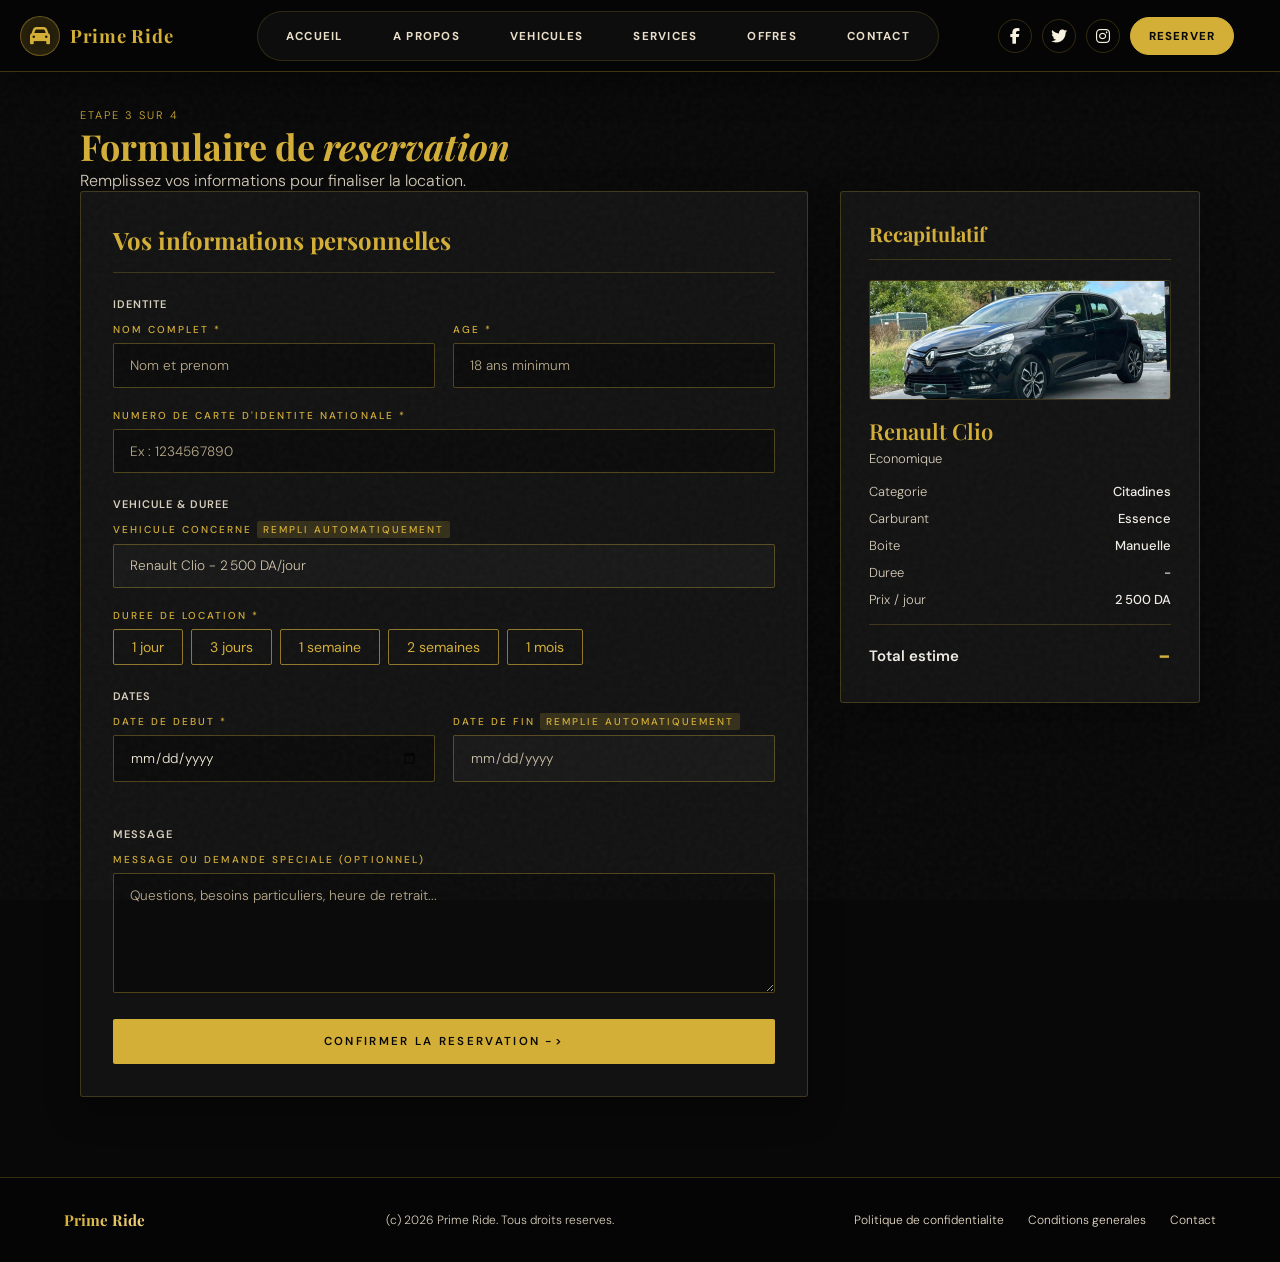
<file: reservation.html>
<!DOCTYPE html>
<html lang="fr">
<head>
  <meta charset="UTF-8"/>
  <meta name="viewport" content="width=device-width, initial-scale=1.0"/>
  <title>Prime Ride - Reservation</title>
  <link rel="stylesheet" href="https://cdnjs.cloudflare.com/ajax/libs/font-awesome/6.4.0/css/all.min.css">
  <link href="https://fonts.googleapis.com/css2?family=Playfair+Display:ital,wght@0,400;0,700;0,900;1,400&family=DM+Sans:wght@300;400;500&display=swap" rel="stylesheet">
  <style>
    *, *::before, *::after { box-sizing: border-box; margin: 0; padding: 0; }

    :root {
      --black:      #080808;
      --deep:       #0f1115;
      --card:       #13161c;
      --border:     rgba(255,255,255,0.06);
      --border2:    rgba(255,255,255,0.11);
      --gold:       #c8a45a;
      --gold-light: #e2c07a;
      --gold-dim:   rgba(200,164,90,0.18);
      --white:      #f0ece5;
      --muted:      #7a7a7a;
      --muted2:     #555;
      --font-d:     'Playfair Display', serif;
      --font-b:     'DM Sans', sans-serif;
    }

    html { scroll-behavior: smooth; }

    body {
      background: var(--black);
      color: var(--white);
      font-family: var(--font-b);
      font-weight: 300;
      min-height: 100vh;
      overflow-x: hidden;
    }

    body::after {
      content: '';
      position: fixed; inset: 0;
      background-image: url("data:image/svg+xml,%3Csvg viewBox='0 0 200 200' xmlns='http://www.w3.org/2000/svg'%3E%3Cfilter id='n'%3E%3CfeTurbulence type='fractalNoise' baseFrequency='0.85' numOctaves='4' stitchTiles='stitch'/%3E%3C/filter%3E%3Crect width='100%25' height='100%25' filter='url(%23n)' opacity='0.035'/%3E%3C/svg%3E");
      pointer-events: none;
      z-index: 999;
    }

    /* -- NAV -- */
    header {
      position: fixed; top: 0; left: 0; right: 0;
      z-index: 100;
      padding: 0 5%;
      background: rgba(8,8,8,0.88);
      backdrop-filter: blur(20px);
      border-bottom: 1px solid var(--border);
    }

    nav {
      display: flex;
      align-items: center;
      justify-content: space-between;
      height: 70px;
    }

    .nav-logo {
      display: flex;
      align-items: center;
      gap: 12px;
      text-decoration: none;
    }

    .nav-logo__car {
      width: 72px;
      height: 28px;
      flex-shrink: 0;
      display: flex;
      align-items: center;
    }

    .nav-logo__car svg {
      width: 100%;
      height: 100%;
    }

    .nav-logo__name {
      font-family: var(--font-d);
      font-size: 1.1rem;
      font-weight: 700;
      letter-spacing: 0.04em;
      background: linear-gradient(90deg, var(--gold), var(--gold-light));
      -webkit-background-clip: text;
      -webkit-text-fill-color: transparent;
      background-clip: text;
    }

    .menu { display: flex; gap: 2rem; }

    .menu a {
      color: var(--muted);
      text-decoration: none;
      font-size: 0.78rem;
      letter-spacing: 0.14em;
      text-transform: uppercase;
      font-weight: 500;
      transition: color 0.25s;
      position: relative;
    }

    .menu a::after {
      content: '';
      position: absolute;
      bottom: -4px; left: 0;
      width: 0; height: 1px;
      background: var(--gold);
      transition: width 0.3s;
    }

    .menu a:hover { color: var(--white); }
    .menu a:hover::after { width: 100%; }
    .menu a.active { color: var(--gold); }
    .menu a.active::after { width: 100%; }

    .nav-right {
      display: flex;
      align-items: center;
      gap: 1.2rem;
    }

    .nav-right .social-icon {
      color: var(--muted2);
      font-size: 0.82rem;
      text-decoration: none;
      transition: color 0.25s;
    }
    .nav-right .social-icon:hover { color: var(--gold); }

    .login-btn {
      background: transparent;
      border: 1px solid rgba(200,164,90,0.4);
      color: var(--gold);
      padding: 0.45rem 1.2rem;
      font-family: var(--font-b);
      font-size: 0.72rem;
      font-weight: 500;
      letter-spacing: 0.14em;
      text-transform: uppercase;
      border-radius: 2px;
      cursor: pointer;
      text-decoration: none;
      transition: background 0.25s, border-color 0.25s;
    }
    .login-btn:hover { background: var(--gold-dim); border-color: var(--gold); }

    /* -- HERO -- */
    .hero {
      padding-top: 70px;
      min-height: 280px;
      display: flex;
      flex-direction: column;
      justify-content: flex-end;
      padding-bottom: 3rem;
      padding-left: 5%;
      background: linear-gradient(140deg, #0c0a07 0%, #151109 55%, #080808 100%);
      border-bottom: 1px solid var(--border);
      position: relative;
      overflow: hidden;
    }

    .hero__car-bg {
      position: absolute;
      right: 3%;
      bottom: -10px;
      width: 480px;
      opacity: 0.07;
      pointer-events: none;
      user-select: none;
    }

    .hero__bg-text {
      position: absolute;
      right: -3rem; bottom: -2rem;
      font-family: var(--font-d);
      font-size: 13rem;
      font-weight: 900;
      font-style: italic;
      color: rgba(200,164,90,0.03);
      letter-spacing: -0.03em;
      user-select: none;
      line-height: 1;
      white-space: nowrap;
    }

    .hero__line {
      width: 36px; height: 1px;
      background: var(--gold);
      margin-bottom: 1rem;
      opacity: 0;
      animation: fadeUp 0.6s 0.1s ease forwards;
    }

    .hero__tag {
      font-size: 0.68rem;
      letter-spacing: 0.3em;
      text-transform: uppercase;
      color: var(--gold);
      margin-bottom: 0.7rem;
      opacity: 0;
      animation: fadeUp 0.6s 0.2s ease forwards;
    }

    .hero h1 {
      font-family: var(--font-d);
      font-size: clamp(2.4rem, 5vw, 4rem);
      font-weight: 700;
      line-height: 1.05;
      color: var(--white);
      opacity: 0;
      animation: fadeUp 0.6s 0.3s ease forwards;
    }

    .hero h1 em {
      font-style: italic;
      background: linear-gradient(90deg, var(--gold), var(--gold-light));
      -webkit-background-clip: text;
      -webkit-text-fill-color: transparent;
      background-clip: text;
    }

    /* -- BRAND BUTTON -- */
    .brand-btn-wrap {
      padding: 4rem 5% 0;
      display: flex;
      align-items: center;
      gap: 3rem;
      opacity: 0;
      animation: fadeUp 0.7s 0.5s ease forwards;
    }

    .pr-btn {
      position: relative;
      display: inline-flex;
      align-items: center;
      gap: 14px;
      padding: 0;
      background: none;
      border: none;
      cursor: pointer;
      outline: none;
    }

    .pr-btn__dash {
      width: 28px; height: 1px;
      background: rgba(200,164,90,0.5);
      flex-shrink: 0;
    }

    .pr-btn__track { position: relative; }

    .pr-btn__text {
      display: block;
      font-family: var(--font-d);
      font-size: 2.4rem;
      font-weight: 700;
      letter-spacing: 0.12em;
      text-transform: uppercase;
      background: linear-gradient(90deg, #c8a45a, #e2c07a, #c8a45a);
      -webkit-background-clip: text;
      -webkit-text-fill-color: transparent;
      background-clip: text;
      white-space: nowrap;
    }

    .pr-btn__line {
      position: absolute;
      bottom: -6px; left: 0;
      height: 1px; width: 100%;
      background: linear-gradient(90deg, #c8a45a, transparent);
    }

    .pr-sub {
      font-family: var(--font-b);
      font-size: 0.62rem;
      letter-spacing: 0.35em;
      text-transform: uppercase;
      color: rgba(200,164,90,0.45);
    }

    /* -- CONTACT SECTION -- */
    .contact-section {
      padding: 5rem 5%;
      position: relative;
      z-index: 1;
    }

    .contact-grid {
      display: grid;
      grid-template-columns: 1fr 1.55fr;
      gap: 2.5rem;
      max-width: 1100px;
      margin: 0 auto;
      align-items: start;
    }

    .contact-info {
      background: var(--card);
      border: 1px solid var(--border);
      border-radius: 3px;
      padding: 2.8rem 2.2rem;
      position: sticky;
      top: 82px;
      opacity: 0;
      animation: fadeUp 0.65s 0.2s ease forwards;
    }

    .contact-info h2 {
      font-family: var(--font-d);
      font-size: 1.65rem;
      font-weight: 700;
      color: var(--white);
      margin-bottom: 0.5rem;
    }

    .contact-info > p {
      font-size: 0.85rem;
      color: var(--muted);
      line-height: 1.7;
      margin-bottom: 2.2rem;
    }

    .gold-rule {
      width: 36px; height: 1.5px;
      background: var(--gold);
      margin-bottom: 2.2rem;
    }

    .info-item {
      display: flex;
      gap: 1rem;
      align-items: flex-start;
      margin-bottom: 1.6rem;
    }

    .info-icon {
      width: 40px; height: 40px;
      border-radius: 50%;
      background: rgba(200,164,90,0.08);
      border: 1px solid rgba(200,164,90,0.18);
      display: flex; align-items: center; justify-content: center;
      color: var(--gold);
      font-size: 0.8rem;
      flex-shrink: 0;
      margin-top: 1px;
    }

    .info-item h4 {
      font-size: 0.65rem;
      letter-spacing: 0.2em;
      text-transform: uppercase;
      color: var(--gold);
      margin-bottom: 0.3rem;
      font-weight: 500;
    }

    .info-item p {
      font-size: 0.85rem;
      color: var(--muted);
      line-height: 1.65;
    }

    .info-social {
      display: flex;
      gap: 0.7rem;
      margin-top: 2.2rem;
      padding-top: 1.8rem;
      border-top: 1px solid var(--border);
    }

    .info-social a {
      width: 34px; height: 34px;
      border: 1px solid var(--border2);
      border-radius: 50%;
      display: flex; align-items: center; justify-content: center;
      color: var(--muted);
      font-size: 0.72rem;
      text-decoration: none;
      transition: all 0.25s;
    }

    .info-social a:hover {
      border-color: var(--gold);
      color: var(--gold);
      background: var(--gold-dim);
    }

    .contact-form {
      background: var(--card);
      border: 1px solid var(--border);
      border-radius: 3px;
      padding: 2.8rem 2.5rem;
      opacity: 0;
      animation: fadeUp 0.65s 0.35s ease forwards;
    }

    .contact-form h3 {
      font-family: var(--font-d);
      font-size: 1.45rem;
      font-weight: 700;
      color: var(--white);
      margin-bottom: 0.35rem;
    }

    .contact-form > p {
      font-size: 0.83rem;
      color: var(--muted);
      margin-bottom: 2.2rem;
    }

    .form-row {
      display: grid;
      grid-template-columns: 1fr 1fr;
      gap: 1.1rem;
    }

    .form-group { margin-bottom: 1.3rem; }

    .form-group label {
      display: block;
      font-size: 0.63rem;
      letter-spacing: 0.2em;
      text-transform: uppercase;
      color: var(--gold);
      margin-bottom: 0.45rem;
      font-weight: 500;
    }

    .form-group input,
    .form-group select,
    .form-group textarea {
      width: 100%;
      background: rgba(255,255,255,0.025);
      border: 1px solid var(--border);
      border-radius: 2px;
      color: var(--white);
      font-family: var(--font-b);
      font-size: 0.85rem;
      font-weight: 300;
      padding: 0.8rem 1rem;
      outline: none;
      transition: border-color 0.25s, background 0.25s;
      appearance: none;
    }

    .form-group select {
      background-image: url("data:image/svg+xml,%3Csvg xmlns='http://www.w3.org/2000/svg' width='10' height='6' viewBox='0 0 10 6'%3E%3Cpath d='M1 1l4 4 4-4' stroke='%237a7a7a' stroke-width='1.5' fill='none' stroke-linecap='round'/%3E%3C/svg%3E");
      background-repeat: no-repeat;
      background-position: right 1rem center;
      cursor: pointer;
    }

    .form-group input::placeholder,
    .form-group textarea::placeholder { color: rgba(122,122,122,0.45); }

    .form-group select option { background: var(--deep); }

    .form-group input:focus,
    .form-group select:focus,
    .form-group textarea:focus {
      border-color: rgba(200,164,90,0.5);
      background: rgba(200,164,90,0.03);
    }

    .form-group textarea { resize: vertical; min-height: 120px; }

    .submit-btn {
      width: 100%;
      background: var(--gold);
      color: var(--black);
      border: none;
      padding: 0.95rem;
      font-family: var(--font-b);
      font-size: 0.72rem;
      font-weight: 600;
      letter-spacing: 0.2em;
      text-transform: uppercase;
      border-radius: 2px;
      cursor: pointer;
      transition: background 0.25s, transform 0.15s;
      margin-top: 0.3rem;
      display: flex;
      align-items: center;
      justify-content: center;
      gap: 0.6rem;
    }

    .submit-btn:hover { background: var(--gold-light); transform: translateY(-1px); }
    .submit-btn:active { transform: translateY(0); }

    .success-msg {
      display: none;
      text-align: center;
      padding: 3rem 1rem;
    }

    .success-msg .check {
      width: 58px; height: 58px;
      border-radius: 50%;
      background: rgba(200,164,90,0.1);
      border: 1px solid var(--gold);
      display: flex; align-items: center; justify-content: center;
      color: var(--gold);
      font-size: 1.3rem;
      margin: 0 auto 1.2rem;
    }

    .success-msg h4 {
      font-family: var(--font-d);
      font-size: 1.3rem;
      color: var(--white);
      margin-bottom: 0.4rem;
    }

    .success-msg p { color: var(--muted); font-size: 0.83rem; }

    /* -- MAP -- */
    .map-section { padding: 0 5% 5rem; }
    .map-wrap { max-width: 1100px; margin: 0 auto; }

    .map-label {
      font-size: 0.63rem;
      letter-spacing: 0.25em;
      text-transform: uppercase;
      color: var(--gold);
      margin-bottom: 1rem;
      display: flex;
      align-items: center;
      gap: 0.7rem;
    }

    .map-label::after {
      content: '';
      flex: 1;
      height: 1px;
      background: var(--border2);
    }

    .map-container {
      border: 1px solid var(--border);
      border-radius: 3px;
      overflow: hidden;
      height: 240px;
      background: var(--card);
      display: flex;
      align-items: center;
      justify-content: center;
      position: relative;
    }

    .map-container::before {
      content: '';
      position: absolute; inset: 0;
      background-image:
        linear-gradient(rgba(200,164,90,0.04) 1px, transparent 1px),
        linear-gradient(90deg, rgba(200,164,90,0.04) 1px, transparent 1px);
      background-size: 40px 40px;
    }

    .map-inner { position: relative; text-align: center; color: var(--muted); }

    .map-inner i {
      font-size: 1.8rem;
      color: var(--gold);
      display: block;
      margin-bottom: 0.7rem;
    }

    .map-inner p { font-size: 0.82rem; }

    /* -- FOOTER -- */
    footer {
      border-top: 1px solid var(--border);
      padding: 2rem 5%;
      display: flex;
      align-items: center;
      justify-content: space-between;
    }

    .footer-logo {
      font-family: var(--font-d);
      font-size: 0.95rem;
      font-weight: 700;
      background: linear-gradient(90deg, var(--gold), var(--gold-light));
      -webkit-background-clip: text;
      -webkit-text-fill-color: transparent;
      background-clip: text;
    }

    footer p { font-size: 0.75rem; color: var(--muted2); }

    .footer-links { display: flex; gap: 1.5rem; }

    .footer-links a {
      font-size: 0.75rem;
      color: var(--muted2);
      text-decoration: none;
      transition: color 0.2s;
    }
    .footer-links a:hover { color: var(--gold); }

    /* -- ANIMATIONS -- */
    @keyframes fadeUp {
      from { opacity: 0; transform: translateY(20px); }
      to   { opacity: 1; transform: translateY(0); }
    }

    /* -- RESPONSIVE -- */
    @media (max-width: 820px) {
      .contact-grid { grid-template-columns: 1fr; }
      .contact-info { position: static; }
      .form-row { grid-template-columns: 1fr; }
      .menu { display: none; }
      .brand-btn-wrap { flex-direction: column; align-items: flex-start; gap: 1rem; }
      footer { flex-direction: column; gap: 1.2rem; text-align: center; }
      .footer-links { justify-content: center; }
      .hero__car-bg { width: 260px; opacity: 0.05; }
    }
  </style>
  <script src="script.js"></script>
  <style>
    .layout {
      display: grid;
      grid-template-columns: 1fr 360px;
      gap: 2rem;
      align-items: start;
    }

    /* -- Formulaire ------------------------ */
    .form-card {
      background: var(--card);
      border: 1px solid var(--border);
      border-radius: 3px;
      padding: 2rem;
    }
    .form-card h2 { font-family: var(--font-d); font-size: 24px; color: var(--gold); margin-bottom: 1.5rem; padding-bottom: 1rem; border-bottom: 1px solid var(--border); }
    .section-label {
      font-size: 11px; font-weight: 600; text-transform: uppercase;
      letter-spacing: 1px; color: var(--gold-light);
      margin: 1.5rem 0 0.75rem;
    }
    .section-label:first-of-type { margin-top: 0; }

    /* -- Duree ----------------------------- */
    .dur-grid { display: flex; flex-wrap: wrap; gap: 8px; margin-bottom: 0.5rem; }
    .dur-btn {
      padding: 8px 18px; border-radius: 2px;
      border: 1px solid var(--border);
      background: rgba(255,255,255,0.025); color: var(--muted);
      font-family: var(--font-b); font-size: 14px;
      cursor: pointer; transition: all 0.15s;
    }
    .dur-btn:hover { border-color: var(--gold); color: var(--gold); background: rgba(200,164,90,0.03); }
    .dur-btn.selected { background: var(--gold); color: var(--black); border-color: var(--gold); }

    /* -- Resume sidebar -------------------- */
    .summary-card {
      background: var(--card);
      border: 1px solid var(--border);
      border-radius: 3px;
      padding: 1.75rem;
      position: sticky;
      top: 90px;
    }
    .summary-card h3 { font-family: var(--font-d); font-size: 20px; color: var(--white); margin-bottom: 1.25rem; padding-bottom: 0.75rem; border-bottom: 1px solid var(--border); }
    .summary-car-thumb {
      width: 100%; height: 120px;
      background: var(--deep);
      border: 1px solid var(--border);
      border-radius: 3px;
      display: flex; align-items: center; justify-content: center;
      font-size: 48px; margin-bottom: 1rem;
    }
    .summary-name { font-family: var(--font-d); font-size: 22px; font-weight: 600; color: var(--gold); margin-bottom: 4px; }
    .summary-cat  { font-size: 13px; color: var(--muted); margin-bottom: 1rem; }
    .summary-rows { display: flex; flex-direction: column; gap: 10px; }
    .summary-row  { display: flex; justify-content: space-between; font-size: 13px; }
    .summary-row .lbl { color: var(--muted); }
    .summary-row .val { font-weight: 500; color: var(--white); text-align: right; max-width: 180px; }
    .divider { border: none; border-top: 1px solid var(--border); margin: 1rem 0; }
    .total-row { display: flex; justify-content: space-between; align-items: center; }
    .total-row .lbl { font-size: 15px; font-weight: 600; color: var(--white); }
    .total-row .val { font-size: 22px; font-weight: 700; font-family: var(--font-b); color: var(--gold); }
    .total-note { font-size: 11px; color: var(--muted); margin-top: 4px; text-align: right; }

    /* -- Validation error ------------------ */
    .error-msg { color: #E24B4A; font-size: 12px; margin-top: 4px; display: none; }
    input.error, textarea.error { border-color: #E24B4A !important; }

    @media(max-width:750px){
      .layout { grid-template-columns: 1fr; }
      .summary-card { position: static; order: -1; }
    }
  </style>
  <link rel="stylesheet" href="theme.css">
</head>
<body>

  <header>
    <nav style="border-bottom:none; backdrop-filter:none; background:transparent;">
      <a class="logo" href="index.html">Prime Ride</a>
      <div class="menu">
        <a href="index.html">Accueil</a>
        <a href="about.html">A propos</a>
        <a href="vehicules.html">Vehicules</a>
        <a href="index.html#services">Services</a>
        <a href="index.html#specials">Offres</a>
        <a href="contact.html">Contact</a>
      </div>

      <div class="social">
        <a href="#"><i class="fa-brands fa-facebook-f"></i></a>
        <a href="#"><i class="fa-brands fa-twitter"></i></a>
        <a href="#"><i class="fa-brands fa-instagram"></i></a>
        <a href="vehicules.html" class="book-now-btn">Reserver</a>
      </div>
    </nav>
  </header>

<div class="wrapper">

  <div class="page-header" style="margin-top: 120px;">
    <p class="eyebrow" style="color: var(--gold); font-size: 11px; letter-spacing: 2px; text-transform: uppercase;">Etape 3 sur 4</p>
    <h1 style="font-family: var(--font-d); font-size: 36px;">Formulaire de <span style="color: var(--gold); font-style: italic;">reservation</span></h1>
    <p style="color: var(--muted);">Remplissez vos informations pour finaliser la location.</p>
  </div>

  <div class="layout">

    <!-- -- FORMULAIRE -- -->
    <div class="form-card">

      <h2>Vos informations personnelles</h2>

      <p class="section-label">Identite</p>

      <div class="form-row">
        <div class="form-group">
          <label for="f-nom">Nom complet <span class="required">*</span></label>
          <input type="text" id="f-nom" placeholder="Nom et prenom" style="background: rgba(255,255,255,0.025); border: 1px solid var(--border); color: var(--white); padding: 0.8rem 1rem; border-radius: 2px; width: 100%; font-family: var(--font-b); font-weight: 300;"/>
          <p class="error-msg" id="err-nom">Veuillez entrer votre nom complet.</p>
        </div>
        <div class="form-group">
          <label for="f-age">Age <span class="required">*</span></label>
          <input type="number" id="f-age" placeholder="18 ans minimum" min="18" max="90" style="background: rgba(255,255,255,0.025); border: 1px solid var(--border); color: var(--white); padding: 0.8rem 1rem; border-radius: 2px; width: 100%; font-family: var(--font-b); font-weight: 300;"/>
          <p class="error-msg" id="err-age">Age minimum requis : 18 ans.</p>
        </div>
      </div>

      <div class="form-group">
        <label for="f-cin">Numero de carte d'identite nationale <span class="required">*</span></label>
        <input type="text" id="f-cin" placeholder="Ex : 1234567890" style="background: rgba(255,255,255,0.025); border: 1px solid var(--border); color: var(--white); padding: 0.8rem 1rem; border-radius: 2px; width: 100%; font-family: var(--font-b); font-weight: 300;"/>
        <p class="error-msg" id="err-cin">Veuillez entrer votre numero CIN.</p>
      </div>

      <p class="section-label">Vehicule & duree</p>

      <div class="form-group">
        <label>Vehicule concerne <span class="auto-tag" style="background: var(--gold-dim); color: var(--gold); padding: 2px 6px; border-radius: 2px; font-size: 10px;">rempli automatiquement</span></label>
        <input type="text" id="f-vehicule" disabled style="background: var(--deep); border: 1px solid var(--border); color: var(--muted); padding: 0.8rem 1rem; border-radius: 2px; width: 100%; font-family: var(--font-b); font-weight: 300;"/>
      </div>

      <div class="form-group">
        <label>Duree de location <span class="required">*</span></label>
        <div class="dur-grid" id="dur-grid"></div>
        <input type="hidden" id="f-duree"/>
        <p class="error-msg" id="err-duree">Veuillez choisir une duree.</p>
      </div>

      <p class="section-label">Dates</p>

      <div class="form-row">
        <div class="form-group">
          <label for="f-debut">Date de debut <span class="required">*</span></label>
          <input type="date" id="f-debut" style="background: rgba(255,255,255,0.025); border: 1px solid var(--border); color: var(--white); padding: 0.8rem 1rem; border-radius: 2px; width: 100%; font-family: var(--font-b); font-weight: 300;"/>
          <p class="error-msg" id="err-debut">Veuillez choisir une date de debut.</p>
        </div>
        <div class="form-group">
          <label>Date de fin <span class="auto-tag" style="background: var(--gold-dim); color: var(--gold); padding: 2px 6px; border-radius: 2px; font-size: 10px;">remplie automatiquement</span></label>
          <input type="date" id="f-fin" disabled style="background: var(--deep); border: 1px solid var(--border); color: var(--muted); padding: 0.8rem 1rem; border-radius: 2px; width: 100%; font-family: var(--font-b); font-weight: 300;"/>
        </div>
      </div>

      <p class="section-label">Message</p>

      <div class="form-group">
        <label for="f-msg">Message ou demande speciale (optionnel)</label>
        <textarea id="f-msg" placeholder="Questions, besoins particuliers, heure de retrait..." style="background: rgba(255,255,255,0.025); border: 1px solid var(--border); color: var(--white); padding: 0.8rem 1rem; border-radius: 2px; width: 100%; font-family: var(--font-b); font-weight: 300; min-height: 120px;"></textarea>
      </div>

      <button class="submit-btn" onclick="submitForm()">
        Confirmer la reservation ->
      </button>

    </div>

    <!-- -- RESUME SIDEBAR -- -->
    <div class="summary-card">
      <h3>Recapitulatif</h3>
      <div class="summary-car-thumb" style="background:transparent;"><img id="s-img" src="img/audi-r8.jpg" alt="Vehicule"></div>
      <p class="summary-name" id="s-name">-</p>
      <p class="summary-cat"  id="s-cat">-</p>
      <div class="summary-rows">
        <div class="summary-row"><span class="lbl">Categorie</span><span class="val" id="s-cat2">-</span></div>
        <div class="summary-row"><span class="lbl">Carburant</span><span class="val" id="s-fuel">-</span></div>
        <div class="summary-row"><span class="lbl">Boite</span><span class="val" id="s-gearbox">-</span></div>
        <div class="summary-row"><span class="lbl">Duree</span><span class="val" id="s-duree">-</span></div>
        <div class="summary-row"><span class="lbl">Prix / jour</span><span class="val" id="s-prixj">-</span></div>
      </div>
      <hr class="divider"/>
      <div class="total-row">
        <span class="lbl">Total estime</span>
        <span class="val" id="s-total">-</span>
      </div>
      <p class="total-note" id="s-total-note"></p>
    </div>

  </div>
</div>

  <!-- ---------- FOOTER ---------- -->
  <footer>
    <span class="footer-logo">Prime Ride</span>
    <p>(c) 2026 Prime Ride. Tous droits reserves.</p>
    <div class="footer-links">
      <a href="#">Politique de confidentialite</a>
      <a href="#">Conditions generales</a>
      <a href="contact.html">Contact</a>
    </div>
  </footer>

<script>
/* -- Donnees --------------------------- */
const CARS = {
  citadine: {
    label:'Citadines',
    vehicles: {
      c1:{ name:'Renault Clio',   icon:'img/Renault Clio.jpg', price:2500, badge:'Economique', fuel:'Essence', gearbox:'Manuelle'   },
      c2:{ name:'Peugeot 208',    icon:'img/Peugeot 208.jpg', price:2800, badge:'Populaire',  fuel:'Diesel',  gearbox:'Automatique'},
      c3:{ name:'Dacia Sandero',  icon:'img/dacia sandero.jpg', price:1900, badge:'Budget',     fuel:'Essence', gearbox:'Manuelle'   },
      c4:{ name:'Hyundai i10',    icon:'img/Hyundai i10.jpg', price:1700, badge:'Mini',       fuel:'Essence', gearbox:'Manuelle'   },
      c5:{ name:'Fiat 500',       icon:'img/fiat 500.jpeg', price:1800, badge:'Style',       fuel:'Essence', gearbox:'Manuelle'   },
      c6:{ name:'Volkswagen Polo',icon:'img/Volkswagen Polo.jpg', price:2200, badge:'Fiable',     fuel:'Diesel',  gearbox:'Manuelle'   },
    }
  },
  suv: {
    label:'SUV',
    vehicles: {
      s1:{ name:'Toyota RAV4',    icon:'img/toyota RAV4.jpg', price:5500, badge:'Famille',    fuel:'Hybride', gearbox:'Automatique'},
      s2:{ name:'Hyundai Tucson', icon:'img/Hyundai Tucson.jpg', price:4800, badge:'Confort',    fuel:'Diesel',  gearbox:'Automatique'},
      s3:{ name:'Dacia Duster',   icon:'img/dacia duster.jpg', price:3500, badge:'Aventure',   fuel:'Essence', gearbox:'Manuelle'   },
      s4:{ name:'Peugeot 3008',   icon:'img/Peugeot 3008.jpg', price:5200, badge:'Premium',    fuel:'Diesel',  gearbox:'Automatique'},
      s5:{ name:'Nissan Qashqai', icon:'img/Nissan Qashqai.jpg', price:4200, badge:'Polyvalent', fuel:'Essence', gearbox:'Automatique'},
      s6:{ name:'Kia Sportage',   icon:'img/Kia Sportage.jpg', price:4600, badge:'Moderne',   fuel:'Hybride', gearbox:'Automatique'},
    }
  },
  berline: {
    label:'Berlines',
    vehicles: {
      b1:{ name:'Mercedes Classe C', icon:'img/mercedes classe c.jpg', price:8000, badge:'Prestige', fuel:'Essence', gearbox:'Automatique'},
      b2:{ name:'BMW Serie 3',       icon:'img/BMW serie3.jpg', price:7500, badge:'Sportive', fuel:'Diesel',  gearbox:'Automatique'},
      b3:{ name:'Toyota Camry',      icon:'img/toyota camry.jpg', price:4500, badge:'Fiable',   fuel:'Hybride', gearbox:'Automatique'},
      b4:{ name:'Audi A4',          icon:'img/Audi A4.jpg', price:6800, badge:'Technologie', fuel:'Diesel',  gearbox:'Automatique'},
      b5:{ name:'Peugeot 508',     icon:'img/Peugeot 508.jpg', price:4200, badge:'Elegance', fuel:'Diesel',  gearbox:'Automatique'},
      b6:{ name:'Volkswagen Passat',icon:'img/Volkswagen Passat.jpg', price:3900, badge:'Confort', fuel:'Essence', gearbox:'Automatique'},
    }
  },
  utilitaire: {
    label:'Utilitaires',
    vehicles: {
      u1:{ name:'Renault Trafic',  icon:'img/renault trafic.jpg', price:6000, badge:'Grand volume', fuel:'Diesel', gearbox:'Manuelle'},
      u2:{ name:'Peugeot Partner', icon:'img/peugeot partner.jpg', price:3800, badge:'Compact',      fuel:'Diesel', gearbox:'Manuelle'},
      u3:{ name:'Ford Transit',    icon:'img/ford transit.jpg', price:6500, badge:'Robuste',      fuel:'Diesel', gearbox:'Manuelle'},
      u4:{ name:'Citroen Berlingo',icon:'img/citroen Berlingo.jpg', price:3200, badge:'Pratique',     fuel:'Diesel', gearbox:'Manuelle'},
      u5:{ name:'Mercedes Vito',  icon:'img/mercedes vito.jpg', price:7200, badge:'Premium',     fuel:'Diesel', gearbox:'Automatique'},
      u6:{ name:'Fiat Ducato',    icon:'img/Fiat Ducato.jpg', price:5800, badge:'Spacieux',     fuel:'Diesel', gearbox:'Manuelle'},
    }
  }
};

const DURATIONS = [
  { label:'1 jour',     days:1  },
  { label:'3 jours',    days:3  },
  { label:'1 semaine',  days:7  },
  { label:'2 semaines', days:14 },
  { label:'1 mois',     days:30 },
];

/* -- Init ------------------------------ */
const params  = new URLSearchParams(window.location.search);
const catKey  = params.get('cat') || 'citadine';
const carId   = params.get('id')  || 'c1';
const catData = CARS[catKey] || CARS['citadine'];
const car     = catData.vehicles[carId] || Object.values(catData.vehicles)[0];

let selectedDuration = null;

/* Lien retour (removed with old nav) */
// document.getElementById('back-link').href = `vehicules.html?cat=${catKey}`;

/* Champ vehicule auto */
document.getElementById('f-vehicule').value = `${car.name} - ${car.price.toLocaleString('fr-DZ')} DA/jour`;

/* Sidebar */
document.getElementById('s-img').src = car.icon;
document.getElementById('s-name').textContent    = car.name;
document.getElementById('s-cat').textContent     = car.badge;
document.getElementById('s-cat2').textContent    = catData.label;
document.getElementById('s-fuel').textContent    = car.fuel;
document.getElementById('s-gearbox').textContent = car.gearbox;
document.getElementById('s-prixj').textContent   = car.price.toLocaleString('fr-DZ') + ' DA';

/* Boutons duree */
const durGrid = document.getElementById('dur-grid');
DURATIONS.forEach(dur => {
  const btn = document.createElement('button');
  btn.type = 'button';
  btn.className = 'dur-btn';
  btn.textContent = dur.label;
  btn.onclick = () => {
    selectedDuration = dur;
    document.querySelectorAll('.dur-btn').forEach(b => b.classList.remove('selected'));
    btn.classList.add('selected');
    document.getElementById('f-duree').value = dur.label;
    document.getElementById('s-duree').textContent = dur.label;
    updateTotal();
    updateEndDate();
    document.getElementById('err-duree').style.display = 'none';
  };
  durGrid.appendChild(btn);
});

/* Date de fin automatique */
document.getElementById('f-debut').addEventListener('change', function () {
  updateEndDate();
});

function updateEndDate() {
  const debut = document.getElementById('f-debut').value;
  if (!debut || !selectedDuration) return;
  const d = new Date(debut);
  d.setDate(d.getDate() + selectedDuration.days);
  const yyyy = d.getFullYear();
  const mm   = String(d.getMonth()+1).padStart(2,'0');
  const dd   = String(d.getDate()).padStart(2,'0');
  document.getElementById('f-fin').value = `${yyyy}-${mm}-${dd}`;
  updateTotal();
}

function updateTotal() {
  if (!selectedDuration) return;
  const total = car.price * selectedDuration.days;
  document.getElementById('s-total').textContent = total.toLocaleString('fr-DZ') + ' DA';
  document.getElementById('s-total-note').textContent =
    `${car.price.toLocaleString('fr-DZ')} DA x ${selectedDuration.days} jour${selectedDuration.days>1?'s':''}`;
}

/* Date min = aujourd'hui */
const today = new Date().toISOString().split('T')[0];
document.getElementById('f-debut').min = today;

/* -- Validation & soumission ----------- */
function showError(id, errId) {
  document.getElementById(id).classList.add('error');
  document.getElementById(errId).style.display = 'block';
}
function clearError(id, errId) {
  document.getElementById(id).classList.remove('error');
  document.getElementById(errId).style.display = 'none';
}

function submitForm() {
  let ok = true;

  const nom = document.getElementById('f-nom').value.trim();
  const age = parseInt(document.getElementById('f-age').value);
  const cin = document.getElementById('f-cin').value.trim();
  const debut = document.getElementById('f-debut').value;

  if (!nom)      { showError('f-nom','err-nom'); ok=false; } else clearError('f-nom','err-nom');
  if (!age||age<18){ showError('f-age','err-age'); ok=false; } else clearError('f-age','err-age');
  if (!cin)      { showError('f-cin','err-cin'); ok=false; } else clearError('f-cin','err-cin');
  if (!selectedDuration){ document.getElementById('err-duree').style.display='block'; ok=false; }
  else { document.getElementById('err-duree').style.display='none'; }
  if (!debut)    { showError('f-debut','err-debut'); ok=false; } else clearError('f-debut','err-debut');

  if (!ok) return;

  /* Sauvegarder pour la page de confirmation */
  const data = {
    nom, age, cin,
    vehicule: car.name,
    icon: car.icon,
    categorie: catData.label,
    duree: selectedDuration.label,
    jours: selectedDuration.days,
    debut: debut,
    fin: document.getElementById('f-fin').value,
    prix: car.price,
    total: car.price * selectedDuration.days,
    message: document.getElementById('f-msg').value
  };
  sessionStorage.setItem('reservation', JSON.stringify(data));
  window.location.href = 'merci.html';
}
</script>

</body>
</html>
</file>
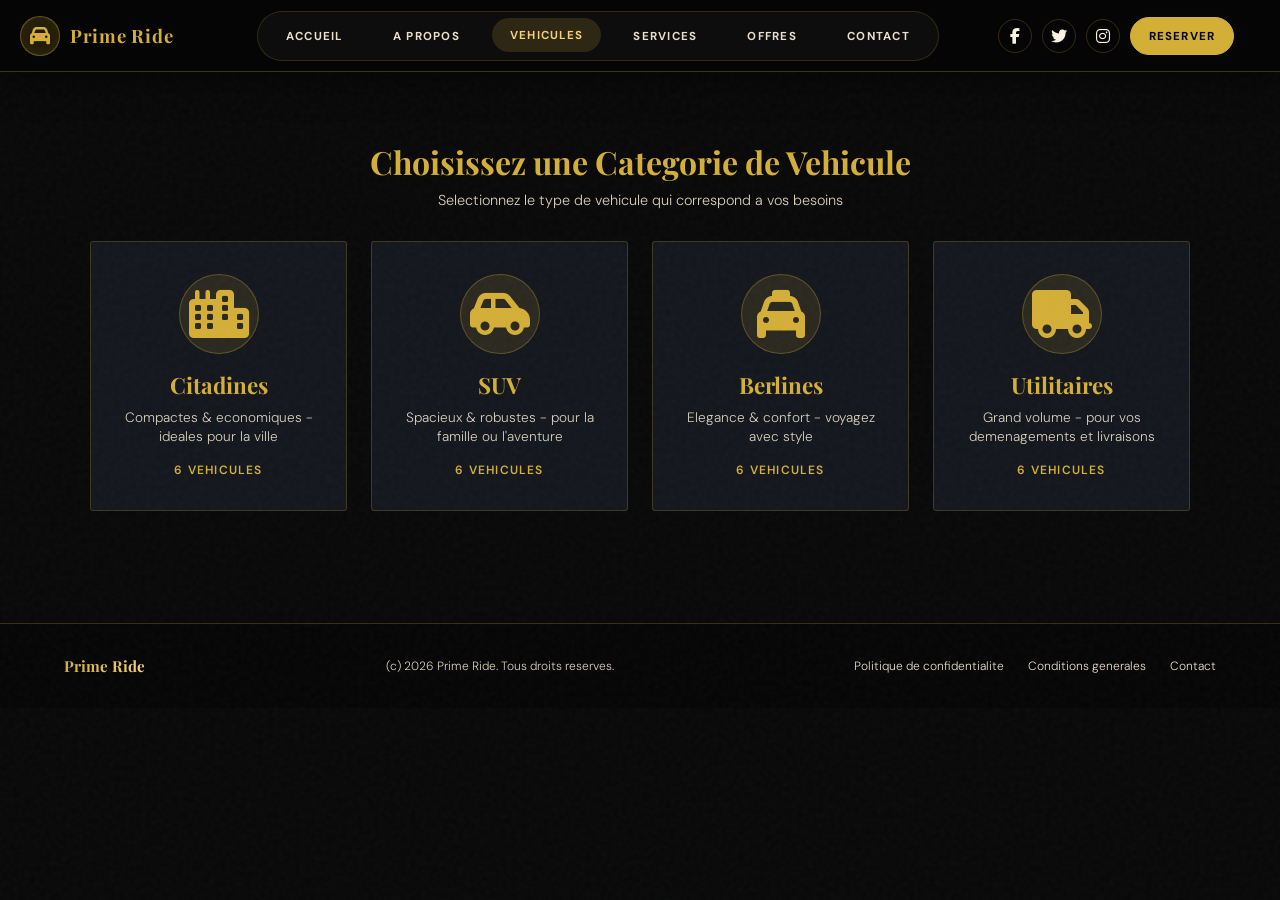
<file: vehicules.html>
<!DOCTYPE html>
<html lang="fr">
<head>
  <meta charset="UTF-8"/>
  <meta name="viewport" content="width=device-width, initial-scale=1.0"/>
  <title>Prime Ride - Vehicules</title>
  <link rel="stylesheet" href="https://cdnjs.cloudflare.com/ajax/libs/font-awesome/6.4.0/css/all.min.css">
  <link href="https://fonts.googleapis.com/css2?family=Playfair+Display:ital,wght@0,400;0,700;0,900;1,400&family=DM+Sans:wght@300;400;500&display=swap" rel="stylesheet">
  <style>
    *, *::before, *::after { box-sizing: border-box; margin: 0; padding: 0; }

    :root {
      --black:      #080808;
      --deep:       #0f1115;
      --card:       #13161c;
      --border:     rgba(255,255,255,0.06);
      --border2:    rgba(255,255,255,0.11);
      --gold:       #c8a45a;
      --gold-light: #e2c07a;
      --gold-dim:   rgba(200,164,90,0.18);
      --white:      #f0ece5;
      --muted:      #7a7a7a;
      --muted2:     #555;
      --font-d:     'Playfair Display', serif;
      --font-b:     'DM Sans', sans-serif;
    }

    html { scroll-behavior: smooth; }

    body {
      background: var(--black);
      color: var(--white);
      font-family: var(--font-b);
      font-weight: 300;
      min-height: 100vh;
      overflow-x: hidden;
    }

    body::after {
      content: '';
      position: fixed; inset: 0;
      background-image: url("data:image/svg+xml,%3Csvg viewBox='0 0 200 200' xmlns='http://www.w3.org/2000/svg'%3E%3Cfilter id='n'%3E%3CfeTurbulence type='fractalNoise' baseFrequency='0.85' numOctaves='4' stitchTiles='stitch'/%3E%3C/filter%3E%3Crect width='100%25' height='100%25' filter='url(%23n)' opacity='0.035'/%3E%3C/svg%3E");
      pointer-events: none;
      z-index: 999;
    }

    /* -- NAV -- */
    header {
      position: fixed; top: 0; left: 0; right: 0;
      z-index: 100;
      padding: 0 5%;
      background: rgba(8,8,8,0.88);
      backdrop-filter: blur(20px);
      border-bottom: 1px solid var(--border);
    }

    nav {
      display: flex;
      align-items: center;
      justify-content: space-between;
      height: 70px;
    }

    .nav-logo {
      display: flex;
      align-items: center;
      gap: 12px;
      text-decoration: none;
    }

    .nav-logo__car {
      width: 72px;
      height: 28px;
      flex-shrink: 0;
      display: flex;
      align-items: center;
    }

    .nav-logo__car svg {
      width: 100%;
      height: 100%;
    }

    .nav-logo__name {
      font-family: var(--font-d);
      font-size: 1.1rem;
      font-weight: 700;
      letter-spacing: 0.04em;
      background: linear-gradient(90deg, var(--gold), var(--gold-light));
      -webkit-background-clip: text;
      -webkit-text-fill-color: transparent;
      background-clip: text;
    }

    .menu { display: flex; gap: 2rem; }

    .menu a {
      color: var(--muted);
      text-decoration: none;
      font-size: 0.78rem;
      letter-spacing: 0.14em;
      text-transform: uppercase;
      font-weight: 500;
      transition: color 0.25s;
      position: relative;
    }

    .menu a::after {
      content: '';
      position: absolute;
      bottom: -4px; left: 0;
      width: 0; height: 1px;
      background: var(--gold);
      transition: width 0.3s;
    }

    .menu a:hover { color: var(--white); }
    .menu a:hover::after { width: 100%; }
    .menu a.active { color: var(--gold); }
    .menu a.active::after { width: 100%; }

    .nav-right {
      display: flex;
      align-items: center;
      gap: 1.2rem;
    }

    .nav-right .social-icon {
      color: var(--muted2);
      font-size: 0.82rem;
      text-decoration: none;
      transition: color 0.25s;
    }
    .nav-right .social-icon:hover { color: var(--gold); }

    .login-btn {
      background: transparent;
      border: 1px solid rgba(200,164,90,0.4);
      color: var(--gold);
      padding: 0.45rem 1.2rem;
      font-family: var(--font-b);
      font-size: 0.72rem;
      font-weight: 500;
      letter-spacing: 0.14em;
      text-transform: uppercase;
      border-radius: 2px;
      cursor: pointer;
      text-decoration: none;
      transition: background 0.25s, border-color 0.25s;
    }
    .login-btn:hover { background: var(--gold-dim); border-color: var(--gold); }

    /* -- HERO -- */
    .hero {
      padding-top: 70px;
      min-height: 280px;
      display: flex;
      flex-direction: column;
      justify-content: flex-end;
      padding-bottom: 3rem;
      padding-left: 5%;
      background: linear-gradient(140deg, #0c0a07 0%, #151109 55%, #080808 100%);
      border-bottom: 1px solid var(--border);
      position: relative;
      overflow: hidden;
    }

    .hero__car-bg {
      position: absolute;
      right: 3%;
      bottom: -10px;
      width: 480px;
      opacity: 0.07;
      pointer-events: none;
      user-select: none;
    }

    .hero__bg-text {
      position: absolute;
      right: -3rem; bottom: -2rem;
      font-family: var(--font-d);
      font-size: 13rem;
      font-weight: 900;
      font-style: italic;
      color: rgba(200,164,90,0.03);
      letter-spacing: -0.03em;
      user-select: none;
      line-height: 1;
      white-space: nowrap;
    }

    .hero__line {
      width: 36px; height: 1px;
      background: var(--gold);
      margin-bottom: 1rem;
      opacity: 0;
      animation: fadeUp 0.6s 0.1s ease forwards;
    }

    .hero__tag {
      font-size: 0.68rem;
      letter-spacing: 0.3em;
      text-transform: uppercase;
      color: var(--gold);
      margin-bottom: 0.7rem;
      opacity: 0;
      animation: fadeUp 0.6s 0.2s ease forwards;
    }

    .hero h1 {
      font-family: var(--font-d);
      font-size: clamp(2.4rem, 5vw, 4rem);
      font-weight: 700;
      line-height: 1.05;
      color: var(--white);
      opacity: 0;
      animation: fadeUp 0.6s 0.3s ease forwards;
    }

    .hero h1 em {
      font-style: italic;
      background: linear-gradient(90deg, var(--gold), var(--gold-light));
      -webkit-background-clip: text;
      -webkit-text-fill-color: transparent;
      background-clip: text;
    }

    /* -- BRAND BUTTON -- */
    .brand-btn-wrap {
      padding: 4rem 5% 0;
      display: flex;
      align-items: center;
      gap: 3rem;
      opacity: 0;
      animation: fadeUp 0.7s 0.5s ease forwards;
    }

    .pr-btn {
      position: relative;
      display: inline-flex;
      align-items: center;
      gap: 14px;
      padding: 0;
      background: none;
      border: none;
      cursor: pointer;
      outline: none;
    }

    .pr-btn__dash {
      width: 28px; height: 1px;
      background: rgba(200,164,90,0.5);
      flex-shrink: 0;
    }

    .pr-btn__track { position: relative; }

    .pr-btn__text {
      display: block;
      font-family: var(--font-d);
      font-size: 2.4rem;
      font-weight: 700;
      letter-spacing: 0.12em;
      text-transform: uppercase;
      background: linear-gradient(90deg, #c8a45a, #e2c07a, #c8a45a);
      -webkit-background-clip: text;
      -webkit-text-fill-color: transparent;
      background-clip: text;
      white-space: nowrap;
    }

    .pr-btn__line {
      position: absolute;
      bottom: -6px; left: 0;
      height: 1px; width: 100%;
      background: linear-gradient(90deg, #c8a45a, transparent);
    }

    .pr-sub {
      font-family: var(--font-b);
      font-size: 0.62rem;
      letter-spacing: 0.35em;
      text-transform: uppercase;
      color: rgba(200,164,90,0.45);
    }

    /* -- CONTACT SECTION -- */
    .contact-section {
      padding: 5rem 5%;
      position: relative;
      z-index: 1;
    }

    .contact-grid {
      display: grid;
      grid-template-columns: 1fr 1.55fr;
      gap: 2.5rem;
      max-width: 1100px;
      margin: 0 auto;
      align-items: start;
    }

    .contact-info {
      background: var(--card);
      border: 1px solid var(--border);
      border-radius: 3px;
      padding: 2.8rem 2.2rem;
      position: sticky;
      top: 82px;
      opacity: 0;
      animation: fadeUp 0.65s 0.2s ease forwards;
    }

    .contact-info h2 {
      font-family: var(--font-d);
      font-size: 1.65rem;
      font-weight: 700;
      color: var(--white);
      margin-bottom: 0.5rem;
    }

    .contact-info > p {
      font-size: 0.85rem;
      color: var(--muted);
      line-height: 1.7;
      margin-bottom: 2.2rem;
    }

    .gold-rule {
      width: 36px; height: 1.5px;
      background: var(--gold);
      margin-bottom: 2.2rem;
    }

    .info-item {
      display: flex;
      gap: 1rem;
      align-items: flex-start;
      margin-bottom: 1.6rem;
    }

    .info-icon {
      width: 40px; height: 40px;
      border-radius: 50%;
      background: rgba(200,164,90,0.08);
      border: 1px solid rgba(200,164,90,0.18);
      display: flex; align-items: center; justify-content: center;
      color: var(--gold);
      font-size: 0.8rem;
      flex-shrink: 0;
      margin-top: 1px;
    }

    .info-item h4 {
      font-size: 0.65rem;
      letter-spacing: 0.2em;
      text-transform: uppercase;
      color: var(--gold);
      margin-bottom: 0.3rem;
      font-weight: 500;
    }

    .info-item p {
      font-size: 0.85rem;
      color: var(--muted);
      line-height: 1.65;
    }

    .info-social {
      display: flex;
      gap: 0.7rem;
      margin-top: 2.2rem;
      padding-top: 1.8rem;
      border-top: 1px solid var(--border);
    }

    .info-social a {
      width: 34px; height: 34px;
      border: 1px solid var(--border2);
      border-radius: 50%;
      display: flex; align-items: center; justify-content: center;
      color: var(--muted);
      font-size: 0.72rem;
      text-decoration: none;
      transition: all 0.25s;
    }

    .info-social a:hover {
      border-color: var(--gold);
      color: var(--gold);
      background: var(--gold-dim);
    }

    .contact-form {
      background: var(--card);
      border: 1px solid var(--border);
      border-radius: 3px;
      padding: 2.8rem 2.5rem;
      opacity: 0;
      animation: fadeUp 0.65s 0.35s ease forwards;
    }

    .contact-form h3 {
      font-family: var(--font-d);
      font-size: 1.45rem;
      font-weight: 700;
      color: var(--white);
      margin-bottom: 0.35rem;
    }

    .contact-form > p {
      font-size: 0.83rem;
      color: var(--muted);
      margin-bottom: 2.2rem;
    }

    .form-row {
      display: grid;
      grid-template-columns: 1fr 1fr;
      gap: 1.1rem;
    }

    .form-group { margin-bottom: 1.3rem; }

    .form-group label {
      display: block;
      font-size: 0.63rem;
      letter-spacing: 0.2em;
      text-transform: uppercase;
      color: var(--gold);
      margin-bottom: 0.45rem;
      font-weight: 500;
    }

    .form-group input,
    .form-group select,
    .form-group textarea {
      width: 100%;
      background: rgba(255,255,255,0.025);
      border: 1px solid var(--border);
      border-radius: 2px;
      color: var(--white);
      font-family: var(--font-b);
      font-size: 0.85rem;
      font-weight: 300;
      padding: 0.8rem 1rem;
      outline: none;
      transition: border-color 0.25s, background 0.25s;
      appearance: none;
    }

    .form-group select {
      background-image: url("data:image/svg+xml,%3Csvg xmlns='http://www.w3.org/2000/svg' width='10' height='6' viewBox='0 0 10 6'%3E%3Cpath d='M1 1l4 4 4-4' stroke='%237a7a7a' stroke-width='1.5' fill='none' stroke-linecap='round'/%3E%3C/svg%3E");
      background-repeat: no-repeat;
      background-position: right 1rem center;
      cursor: pointer;
    }

    .form-group input::placeholder,
    .form-group textarea::placeholder { color: rgba(122,122,122,0.45); }

    .form-group select option { background: var(--deep); }

    .form-group input:focus,
    .form-group select:focus,
    .form-group textarea:focus {
      border-color: rgba(200,164,90,0.5);
      background: rgba(200,164,90,0.03);
    }

    .form-group textarea { resize: vertical; min-height: 120px; }

    .submit-btn {
      width: 100%;
      background: var(--gold);
      color: var(--black);
      border: none;
      padding: 0.95rem;
      font-family: var(--font-b);
      font-size: 0.72rem;
      font-weight: 600;
      letter-spacing: 0.2em;
      text-transform: uppercase;
      border-radius: 2px;
      cursor: pointer;
      transition: background 0.25s, transform 0.15s;
      margin-top: 0.3rem;
      display: flex;
      align-items: center;
      justify-content: center;
      gap: 0.6rem;
    }

    .submit-btn:hover { background: var(--gold-light); transform: translateY(-1px); }
    .submit-btn:active { transform: translateY(0); }

    .success-msg {
      display: none;
      text-align: center;
      padding: 3rem 1rem;
    }

    .success-msg .check {
      width: 58px; height: 58px;
      border-radius: 50%;
      background: rgba(200,164,90,0.1);
      border: 1px solid var(--gold);
      display: flex; align-items: center; justify-content: center;
      color: var(--gold);
      font-size: 1.3rem;
      margin: 0 auto 1.2rem;
    }

    .success-msg h4 {
      font-family: var(--font-d);
      font-size: 1.3rem;
      color: var(--white);
      margin-bottom: 0.4rem;
    }

    .success-msg p { color: var(--muted); font-size: 0.83rem; }

    /* -- MAP -- */
    .map-section { padding: 0 5% 5rem; }
    .map-wrap { max-width: 1100px; margin: 0 auto; }

    .map-label {
      font-size: 0.63rem;
      letter-spacing: 0.25em;
      text-transform: uppercase;
      color: var(--gold);
      margin-bottom: 1rem;
      display: flex;
      align-items: center;
      gap: 0.7rem;
    }

    .map-label::after {
      content: '';
      flex: 1;
      height: 1px;
      background: var(--border2);
    }

    .map-container {
      border: 1px solid var(--border);
      border-radius: 3px;
      overflow: hidden;
      height: 240px;
      background: var(--card);
      display: flex;
      align-items: center;
      justify-content: center;
      position: relative;
    }

    .map-container::before {
      content: '';
      position: absolute; inset: 0;
      background-image:
        linear-gradient(rgba(200,164,90,0.04) 1px, transparent 1px),
        linear-gradient(90deg, rgba(200,164,90,0.04) 1px, transparent 1px);
      background-size: 40px 40px;
    }

    .map-inner { position: relative; text-align: center; color: var(--muted); }

    .map-inner i {
      font-size: 1.8rem;
      color: var(--gold);
      display: block;
      margin-bottom: 0.7rem;
    }

    .map-inner p { font-size: 0.82rem; }

    /* -- FOOTER -- */
    footer {
      border-top: 1px solid var(--border);
      padding: 2rem 5%;
      display: flex;
      align-items: center;
      justify-content: space-between;
    }

    .footer-logo {
      font-family: var(--font-d);
      font-size: 0.95rem;
      font-weight: 700;
      background: linear-gradient(90deg, var(--gold), var(--gold-light));
      -webkit-background-clip: text;
      -webkit-text-fill-color: transparent;
      background-clip: text;
    }

    footer p { font-size: 0.75rem; color: var(--muted2); }

    .footer-links { display: flex; gap: 1.5rem; }

    .footer-links a {
      font-size: 0.75rem;
      color: var(--muted2);
      text-decoration: none;
      transition: color 0.2s;
    }
    .footer-links a:hover { color: var(--gold); }

    /* -- ANIMATIONS -- */
    @keyframes fadeUp {
      from { opacity: 0; transform: translateY(20px); }
      to   { opacity: 1; transform: translateY(0); }
    }

    /* -- RESPONSIVE -- */
    @media (max-width: 820px) {
      .contact-grid { grid-template-columns: 1fr; }
      .contact-info { position: static; }
      .form-row { grid-template-columns: 1fr; }
      .menu { display: none; }
      .brand-btn-wrap { flex-direction: column; align-items: flex-start; gap: 1rem; }
      footer { flex-direction: column; gap: 1.2rem; text-align: center; }
      .footer-links { justify-content: center; }
      .hero__car-bg { width: 260px; opacity: 0.05; }
    }
  </style>
  <style>
    /* -- En-tete categorie ------------------ */
    .cat-banner {
      background: var(--card);
      border-radius: 3px;
      padding: 2rem 2.5rem;
      display: flex;
      align-items: center;
      gap: 1.5rem;
      margin-bottom: 2.5rem;
      position: relative;
      overflow: hidden;
      border: 1px solid var(--border);
    }
    .cat-banner::before {
      content: '';
      position: absolute;
      width: 250px; height: 250px;
      background: var(--gold);
      border-radius: 50%;
      top: -100px; right: -60px;
      opacity: 0.1;
    }
    .category-card-icon {
      width: 80px;
      height: 80px;
      background: rgba(212, 175, 55, 0.12);
      border: 1px solid rgba(212, 175, 55, 0.3);
      border-radius: 50%;
      display: flex;
      align-items: center;
      justify-content: center;
      margin: 0 auto 1.5rem;
      font-size: 2rem;
      color: var(--gold);
    }
    .cat-banner-info h1 { font-family: var(--font-d); color: var(--gold); font-size: 28px; margin-bottom: 4px; }
    .cat-banner-info p  { color: var(--muted); font-size: 14px; }

    /* -- Category Selection ---------------- */
    .category-selection {
      padding: 2rem 0;
    }
    .category-selection h2 {
      font-family: var(--font-d);
      font-size: 2rem;
      color: var(--gold);
      text-align: center;
      margin-bottom: 0.5rem;
    }
    .category-selection > p {
      text-align: center;
      color: var(--muted);
      margin-bottom: 2rem;
      font-size: 0.9rem;
    }
    .categories-grid {
      display: grid;
      grid-template-columns: repeat(auto-fit, minmax(250px, 1fr));
      gap: 1.5rem;
      max-width: 1100px;
      margin: 0 auto;
    }
    .category-card {
      background: var(--card);
      border: 1px solid var(--border);
      border-radius: 3px;
      padding: 2rem;
      text-decoration: none;
      display: flex;
      flex-direction: column;
      align-items: center;
      text-align: center;
      transition: all 0.25s ease;
      aspect-ratio: 1 / 1;
      justify-content: center;
    }
    .category-card:hover {
      border-color: var(--gold);
      transform: translateY(-5px);
      box-shadow: 0 10px 30px rgba(0,0,0,0.4);
    }
    .category-card-icon {
      font-size: 3rem;
      color: var(--gold);
      margin-bottom: 1rem;
    }
    .category-card h3 {
      font-family: var(--font-d);
      font-size: 1.4rem;
      color: var(--white);
      margin-bottom: 0.5rem;
    }
    .category-card p {
      color: var(--muted);
      font-size: 0.85rem;
      margin-bottom: 1rem;
      line-height: 1.4;
    }
    .category-count {
      font-size: 0.75rem;
      color: var(--gold);
      font-weight: 600;
      text-transform: uppercase;
      letter-spacing: 0.1em;
    }

    /* -- Grille vehicules ------------------ */
    .cars-grid {
      display: grid;
      grid-template-columns: repeat(auto-fill, minmax(260px, 1fr));
      gap: 16px;
    }
    .car-card {
      background: var(--card);
      border: 1px solid var(--border);
      border-radius: 3px;
      overflow: hidden;
      cursor: pointer;
      text-decoration: none;
      display: flex; flex-direction: column;
      transition: all 0.22s ease;
    }
    .car-card:hover { border-color: var(--gold); transform: translateY(-5px); box-shadow: 0 10px 25px rgba(0,0,0,0.5); }
    .car-thumb {
      height: 140px;
      background: var(--deep);
      border-bottom: 1px solid var(--border);
      display: flex; align-items: center; justify-content: center;
      font-size: 52px;
      transition: background 0.2s;
    }
    .car-card:hover .car-thumb { background: rgba(255,255,255,0.02); }
    .car-body { padding: 1.25rem; flex: 1; display: flex; flex-direction: column; }
    .car-body-top { display: flex; align-items: flex-start; justify-content: space-between; margin-bottom: 6px; }
    .car-body h3 { font-family: var(--font-d); font-size: 19px; color: var(--white); }
    .car-desc { font-size: 13px; color: var(--muted); line-height: 1.55; margin-bottom: 1rem; flex: 1; }
    .car-specs-mini {
      display: flex; gap: 8px; flex-wrap: wrap; margin-bottom: 1rem;
    }
    .spec-pill {
      font-size: 11px; color: var(--muted);
      background: rgba(255,255,255,0.03);
      border: 1px solid var(--border);
      border-radius: 20px; padding: 3px 10px;
    }
    .car-footer {
      display: flex; align-items: center; justify-content: space-between;
      padding-top: 12px; border-top: 1px solid var(--border);
    }
    .car-price { font-size: 18px; font-weight: 700; font-family: var(--font-b); color: var(--gold); }
    .car-price small { font-size: 12px; font-weight: 400; color: var(--muted); }
    .car-btn {
      font-size: 12px; font-weight: 600; color: var(--black);
      font-family: var(--font-b); text-transform: uppercase; letter-spacing: 0.1em;
      background: var(--gold);
      border: none; border-radius: 2px; padding: 6px 14px;
      cursor: pointer; transition: all 0.2s;
      text-decoration: none;
    }
    .car-btn:hover { background: var(--gold-light); }

    /* -- Filtre ---------------------------- */
    .toolbar {
      display: flex; align-items: center; justify-content: space-between;
      margin-bottom: 1.25rem; flex-wrap: wrap; gap: 8px;
    }
    .toolbar h2 { font-family: var(--font-d); font-size: 22px; color: var(--white); }
    .sort-select {
      font-family: var(--font-b); font-size: 13px;
      border: 1px solid var(--border); border-radius: 2px;
      padding: 6px 12px; background: var(--deep); color: var(--white);
      outline: none; cursor: pointer;
    }
  </style>
  <script src="script.js"></script>
  <link rel="stylesheet" href="theme.css">
</head>
<body>

  <header>
    <nav style="border-bottom:none; backdrop-filter:none; background:transparent;">
      <a class="logo" href="index.html">Prime Ride</a>
      <div class="menu">
        <a href="index.html">Accueil</a>
        <a href="about.html">A propos</a>
        <a href="vehicules.html">Vehicules</a>
        <a href="index.html#services">Services</a>
        <a href="index.html#specials">Offres</a>
        <a href="contact.html">Contact</a>
      </div>

      <div class="social">
        <a href="#"><i class="fa-brands fa-facebook-f"></i></a>
        <a href="#"><i class="fa-brands fa-twitter"></i></a>
        <a href="#"><i class="fa-brands fa-instagram"></i></a>
        <a href="vehicules.html" class="book-now-btn">Reserver</a>
      </div>
    </nav>
  </header>

<div class="wrapper">

  <!-- CATEGORY SELECTION -->
  <div class="category-selection" id="category-selection">
    <h2>Choisissez une Categorie de Vehicule</h2>
    <p>Selectionnez le type de vehicule qui correspond a vos besoins</p>
    
    <div class="categories-grid">
      <a href="#" class="category-card" onclick="selectCategory('citadine'); return false;">
        <div class="category-card-icon"><i class="fas fa-city"></i></div>
        <h3>Citadines</h3>
        <p>Compactes & economiques - ideales pour la ville</p>
        <span class="category-count">6 vehicules</span>
      </a>

      <a href="#" class="category-card" onclick="selectCategory('suv'); return false;">
        <div class="category-card-icon"><i class="fas fa-car-side"></i></div>
        <h3>SUV</h3>
        <p>Spacieux & robustes - pour la famille ou l'aventure</p>
        <span class="category-count">6 vehicules</span>
      </a>

      <a href="#" class="category-card" onclick="selectCategory('berline'); return false;">
        <div class="category-card-icon"><i class="fas fa-taxi"></i></div>
        <h3>Berlines</h3>
        <p>Elegance & confort - voyagez avec style</p>
        <span class="category-count">6 vehicules</span>
      </a>

      <a href="#" class="category-card" onclick="selectCategory('utilitaire'); return false;">
        <div class="category-card-icon"><i class="fas fa-truck"></i></div>
        <h3>Utilitaires</h3>
        <p>Grand volume - pour vos demenagements et livraisons</p>
        <span class="category-count">6 vehicules</span>
      </a>
    </div>
  </div>

  <!-- Banniere categorie -->
  <div class="cat-banner" id="cat-banner" style="display: none;">
    <div class="cat-banner-icon" style="background:transparent;"><i id="cat-icon" class="fas fa-city"></i></div>
    <div class="cat-banner-info">
      <h1 id="cat-title">Citadines</h1>
      <p id="cat-sub">Chargement...</p>
    </div>
  </div>

  <!-- Toolbar -->
  <div class="toolbar">
    <h2 id="cars-count">Vehicules disponibles</h2>
    <select class="sort-select" id="sort-select" onchange="renderCars()">
      <option value="default">Trier par defaut</option>
      <option value="price-asc">Prix croissant</option>
      <option value="price-desc">Prix decroissant</option>
    </select>
  </div>

  <!-- Grille -->
  <div class="cars-grid" id="cars-grid"></div>

</div>

  <!-- ---------- FOOTER ---------- -->
  <footer>
    <span class="footer-logo">Prime Ride</span>
    <p>(c) 2026 Prime Ride. Tous droits reserves.</p>
    <div class="footer-links">
      <a href="#">Politique de confidentialite</a>
      <a href="#">Conditions generales</a>
      <a href="contact.html">Contact</a>
    </div>
  </footer>

<script>
/* -- Donnees ------------------------- */
const CARS = {
  citadine: {
    label: 'Citadines', icon: 'img/Peugeot 208.jpg',
    sub: 'Compactes & economiques - ideales pour la ville',
    vehicles: [
      { id:'c1', name:'Renault Clio',   icon:'', img:'img/Renault Clio.jpg', price:2500, badge:'Economique',
        desc:'Parfaite pour la ville, consommation faible et facile a garer.',
        specs:['Essence','5 places','Manuelle','Illimite'] },
      { id:'c2', name:'Peugeot 208',    icon:'', img:'img/Peugeot 208.jpg', price:2800, badge:'Populaire',
        desc:'Design moderne, equipements complets et conduite agreable.',
        specs:['Diesel','5 places','Automatique','Illimite'] },
      { id:'c3', name:'Dacia Sandero',  icon:'', img:'img/dacia sandero.jpg', price:1900, badge:'Budget',
        desc:'Le meilleur rapport qualite-prix pour vos deplacements quotidiens.',
        specs:['Essence','5 places','Manuelle','300 km/j'] },
      { id:'c4', name:'Hyundai i10',    icon:'', img:'img/Hyundai i10.jpg', price:1700, badge:'Mini',
        desc:'Tres compacte, ideale pour le stationnement en centre-ville.',
        specs:['Essence','4 places','Manuelle','250 km/j'] },
      { id:'c5', name:'Fiat 500',       icon:'', img:'img/fiat 500.jpeg', price:1800, badge:'Style',
        desc:'Iconique et charmante, parfaite pour les trajets urbains.',
        specs:['Essence','4 places','Manuelle','200 km/j'] },
      { id:'c6', name:'Volkswagen Polo',icon:'', img:'img/Volkswagen Polo.jpg', price:2200, badge:'Fiable',
        desc:'Solide et economique, un choix tres populaire.',
        specs:['Diesel','5 places','Manuelle','Illimite'] },
    ]
  },
  suv: {
    label: 'SUV', icon: 'img/toyota RAV4.jpg',
    sub: 'Spacieux & robustes - pour la famille ou l\'aventure',
    vehicles: [
      { id:'s1', name:'Toyota RAV4',    icon:'', img:'img/toyota RAV4.jpg', price:5500, badge:'Famille',
        desc:'SUV spacieux avec traction integrale et grand coffre.',
        specs:['Hybride','5 places','Automatique','Illimite'] },
      { id:'s2', name:'Hyundai Tucson', icon:'', img:'img/Hyundai Tucson.jpg', price:4800, badge:'Confort',
        desc:'Habitacle premium, technologie avancee et silence de roulement.',
        specs:['Diesel','5 places','Automatique','Illimite'] },
      { id:'s3', name:'Dacia Duster',   icon:'', img:'img/dacia duster.jpg', price:3500, badge:'Aventure',
        desc:'Robuste et fiable pour la ville comme pour les pistes.',
        specs:['Essence','5 places','Manuelle','350 km/j'] },
      { id:'s4', name:'Peugeot 3008',   icon:'', img:'img/Peugeot 3008.jpg', price:5200, badge:'Premium',
        desc:'Design sophistique et confort exceptionnel.',
        specs:['Diesel','5 places','Automatique','Illimite'] },
      { id:'s5', name:'Nissan Qashqai',icon:'', img:'img/Nissan Qashqai.jpg', price:4200, badge:'Polyvalent',
        desc:'SUV equilibre parfait pour tous les usages.',
        specs:['Essence','5 places','Automatique','Illimite'] },
      { id:'s6', name:'Kia Sportage',  icon:'', img:'img/Kia Sportage.jpg', price:4600, badge:'Moderne',
        desc:'Technologie de pointe et garantie longue.',
        specs:['Hybride','5 places','Automatique','Illimite'] },
    ]
  },
  berline: {
    label: 'Berlines', icon: 'img/mercedes classe c.jpg',
    sub: 'Elegance & confort - voyagez avec style',
    vehicles: [
      { id:'b1', name:'Mercedes Classe C', icon:'', img:'img/mercedes classe c.jpg', price:8000, badge:'Prestige',
        desc:'Luxe absolu, finitions haut de gamme et conduite enveloppante.',
        specs:['Essence','5 places','Automatique','Illimite'] },
      { id:'b2', name:'BMW Serie 3',       icon:'', img:'img/BMW serie3.jpg', price:7500, badge:'Sportive',
        desc:'Plaisir de conduire au rendez-vous, dynamisme et confort.',
        specs:['Diesel','5 places','Automatique','Illimite'] },
      { id:'b3', name:'Toyota Camry',      icon:'', img:'img/toyota camry.jpg', price:4500, badge:'Fiable',
        desc:'Fiabilite legendaire avec grand espace interieur.',
        specs:['Hybride','5 places','Automatique','Illimite'] },
      { id:'b4', name:'Audi A4',          icon:'', img:'img/Audi A4.jpg', price:6800, badge:'Technologie',
        desc:'Innovation technologique et confort premium.',
        specs:['Diesel','5 places','Automatique','Illimite'] },
      { id:'b5', name:'Peugeot 508',     icon:'', img:'img/Peugeot 508.jpg', price:4200, badge:'Elegance',
        desc:'Design francais et confort de conduite exceptionnel.',
        specs:['Diesel','5 places','Automatique','Illimite'] },
      { id:'b6', name:'Volkswagen Passat',icon:'', img:'img/Volkswagen Passat.jpg', price:3900, badge:'Confort',
        desc:'Spacieuse et confortable pour les longs trajets.',
        specs:['Essence','5 places','Automatique','Illimite'] },
    ]
  },
  utilitaire: {
    label: 'Utilitaires', icon: 'img/renault trafic.jpg',
    sub: 'Grand volume - pour vos demenagements et livraisons',
    vehicles: [
      { id:'u1', name:'Renault Trafic',  icon:'', img:'img/renault trafic.jpg', price:6000, badge:'Grand volume',
        desc:'Ideal pour demenagements ou transport de materiel volumineux.',
        specs:['Diesel','3 places','Manuelle','300 km/j'] },
      { id:'u2', name:'Peugeot Partner', icon:'', img:'img/peugeot partner.jpg', price:3800, badge:'Compact',
        desc:'Utilitaire compact pour livraisons et petits demenagements.',
        specs:['Diesel','2 places','Manuelle','Illimite'] },
      { id:'u3', name:'Ford Transit',    icon:'', img:'img/ford transit.jpg', price:6500, badge:'Robuste',
        desc:'Fourgon polyvalent pour tous types de transport.',
        specs:['Diesel','3 places','Manuelle','300 km/j'] },
      { id:'u4', name:'Citroen Berlingo',icon:'', img:'img/citroen Berlingo.jpg', price:3200, badge:'Pratique',
        desc:'Compact et facile a conduire en ville.',
        specs:['Diesel','2 places','Manuelle','Illimite'] },
      { id:'u5', name:'Mercedes Vito',  icon:'', img:'img/mercedes vito.jpg', price:7200, badge:'Premium',
        desc:'Utilitaire haut de gamme avec confort optimal.',
        specs:['Diesel','3 places','Automatique','Illimite'] },
      { id:'u6', name:'Fiat Ducato',    icon:'', img:'img/Fiat Ducato.jpg', price:5800, badge:'Spacieux',
        desc:'Grand volume ideal pour les demenagements importants.',
        specs:['Diesel','3 places','Manuelle','250 km/j'] },
    ]
  }
};

/* -- Init ---------------------------- */
const params = new URLSearchParams(window.location.search);
const catKey = params.get('cat');
let catData = null;

// If no category selected, show selection page
if (!catKey) {
  document.getElementById('category-selection').classList.add('active');
  document.getElementById('cat-banner').style.display = 'none';
  document.querySelector('.toolbar').style.display = 'none';
  document.getElementById('cars-grid').style.display = 'none';
} else {
  // Show category content
  document.getElementById('category-selection').style.display = 'none';
  document.getElementById('cat-banner').style.display = 'block';
  document.querySelector('.toolbar').style.display = 'flex';
  document.getElementById('cars-grid').style.display = 'grid';
  
  catData = CARS[catKey] || CARS['citadine'];
  document.title = `Prime Ride - ${catData.label}`;
  document.getElementById('cat-title').textContent = catData.label;
  document.getElementById('cat-sub').textContent   = catData.sub;
  
  // Set icon based on category
  const iconMap = {
    'citadine': 'fa-city',
    'suv': 'fa-car-side',
    'berline': 'fa-taxi',
    'utilitaire': 'fa-truck'
  };
  const catIcon = document.getElementById('cat-icon');
  catIcon.className = `fas ${iconMap[catKey] || 'fa-city'}`;
  
  renderCars();
}

function selectCategory(cat) {
  window.location.href = `vehicules.html?cat=${cat}`;
}

function renderCars() {
  const sort = document.getElementById('sort-select').value;
  let list = [...catData.vehicles];
  if (sort === 'price-asc')  list.sort((a,b) => a.price - b.price);
  if (sort === 'price-desc') list.sort((a,b) => b.price - a.price);

  document.getElementById('cars-count').textContent =
    `${list.length} vehicule${list.length > 1 ? 's' : ''} disponible${list.length > 1 ? 's' : ''}`;

  const grid = document.getElementById('cars-grid');
  grid.innerHTML = '';

  list.forEach(car => {
    const url = `reservation.html?cat=${catKey}&id=${car.id}`;
    const card = document.createElement('a');
    card.className = 'car-card';
    card.href = url;
    card.innerHTML = `
      <div class="car-thumb"><img src="${car.img || 'img/audi-r8.jpg'}" alt="${car.name}"></div>
      <div class="car-body">
        <div class="car-body-top">
          <h3>${car.name}</h3>
          <span class="badge">${car.badge}</span>
        </div>
        <p class="car-desc">${car.desc}</p>
        <div class="car-specs-mini">
          ${car.specs.map(s => `<span class="spec-pill">${s}</span>`).join('')}
        </div>
        <div class="car-footer">
          <div class="car-price">${car.price.toLocaleString('fr-DZ')} DA <small>/jour</small></div>
          <span class="car-btn">Choisir -></span>
        </div>
      </div>`;
    grid.appendChild(card);
  });
}

renderCars();
</script>

</body>
</html>
</file>
<file: about.css>
/* Video Background Styles */
.video-background {
    position: relative;
    width: 100%;
    min-height: 100vh;
    overflow: hidden;
    display: flex;
    align-items: center;
    justify-content: flex-start;
    padding: 110px 0 60px;
    isolation: isolate;
    background: #080808 url("img/audi-r8.jpg") center / cover no-repeat;
}

.video-background video {
    position: absolute;
    inset: 0;
    width: 100%;
    height: 100%;
    object-fit: cover;
    object-position: center;
    z-index: -2;
    pointer-events: none;
}

.video-overlay {
    position: absolute;
    inset: 0;
    background:
        linear-gradient(90deg, rgba(0,0,0,0.88) 0%, rgba(0,0,0,0.58) 48%, rgba(0,0,0,0.22) 100%),
        linear-gradient(180deg, rgba(0,0,0,0.72) 0%, rgba(0,0,0,0.22) 45%, rgba(0,0,0,0.88) 100%),
        radial-gradient(circle at 20% 40%, rgba(212,175,55,0.18), transparent 35%);
    z-index: -1;
}

.video-content {
    position: relative;
    z-index: 1;
    width: 90%;
    max-width: 1200px;
    margin: 0 auto;
    padding: 40px;
    color: white;
}

.video-content .about-text {
    max-width: 680px;
    padding: 34px 0;
}

.video-content .about-text h2 {
    color: #f1d27a;
    font-size: clamp(2.4rem, 5vw, 4.5rem);
    line-height: 1;
    margin-bottom: 1.5rem;
}

.video-content .about-text p {
    color: rgba(247, 241, 223, 0.92);
    max-width: 600px;
    font-size: 1.02rem;
    line-height: 1.85;
}

.video-content .about-features li {
    color: #f7f1df;
    font-size: 1rem;
    line-height: 1.7;
}

/* Responsive pour le  mobile */
@media (max-width: 768px) {
    .video-background {
        min-height: 100vh;
        padding: 90px 0 50px;
    }
    
    .video-content {
        padding: 30px 20px;
        text-align: center;
    }
    
    .video-content .about-text h2 {
        font-size: 2rem;
    }
    
    .video-content .about-text p {
        font-size: 0.9rem;
    }
    
    .video-content .about-features {
        text-align: left;
        padding-left: 20px;
    }
}

@media (max-width: 480px) {
    .video-background {
        min-height: 90vh;
    }
    
    .video-content .about-text h2 {
        font-size: 1.8rem;
    }
    
    .video-content .about-features li {
        font-size: 0.9rem;
        margin-bottom: 10px;
    }
}
</file>
<file: home.css>
/* font */
@import url('https://fonts.googleapis.com/css2?family=Poppins:wght@300;400;500;600;700;800;900&display=swap');

/* Base Styles */
* {
    padding: 0;
    margin: 0;
    box-sizing: border-box;
    text-decoration: none;
    font-family: 'Poppins', sans-serif;
}

:root {
    --primary-color: #d4af37;
    --secondary-color: #e0e0e0;
    --light-color: #121212;
    --dark-color: #ffffff;
    --text-color: #ffffff;
    --white: #1a1a1a;
    --black: #ffffff;
    --gray: #ffffff;
    --light-gray: #333333;
}

body {
    color: var(--text-color);
    line-height: 1.6;
    overflow-x: hidden;
}

.container {
    width: 90%;
    max-width: 1200px;
    margin: 0 auto;
    padding: 0 15px;
}

h1,
h2,
h3,
h4,
h5,
h6 {
    color: var(--primary-color);
    font-weight: 700;
}

p {
    margin-bottom: 15px;
}

img {
    max-width: 100%;
    height: auto;
}

.btn {
    display: inline-block;
    padding: 12px 30px;
    background-color: var(--primary-color);
    color: var(--white);
    font-weight: 600;
    border-radius: 30px;
    border: 2px solid var(--primary-color);
    transition: all 0.3s ease;
    text-transform: uppercase;
    font-size: 14px;
    letter-spacing: 1px;
    cursor: pointer;
}

.btn:hover {
    background-color: transparent;
    color: var(--primary-color);
}

.btn-outline {
    background-color: transparent;
    color: var(--white);
    border: 2px solid var(--white);
    padding: 12px 30px;
    font-weight: 600;
    border-radius: 30px;
    text-transform: uppercase;
    font-size: 14px;
    letter-spacing: 1px;
    cursor: pointer;
    transition: all 0.3s ease;
}

.btn-outline:hover {
    background-color: var(--white);
    color: var(--primary-color);
}

.section-title {
    text-align: center;
    margin-bottom: 15px;
    font-size: 36px;
}

.section-subtitle {
    text-align: center;
    margin-bottom: 50px;
    color: var(--gray);
    font-size: 18px;
}

/* Header Styles */
header {
    position: fixed;
    top: 0;
    left: 0;
    right: 0;
    height: 80px;
    background-color: rgba(0, 0, 0, 0.9);
    z-index: 1000;
    transition: all 0.3s ease;
}

header nav {
    width: 90%;
    height: 100%;
    margin: 0 auto;
    display: flex;
    justify-content: space-between;
    align-items: center;
}

header nav .logo {
    width: 150px;
    transition: all 0.3s ease;
}

header.scrolled nav .logo {
    width: 120px;
}

header nav .menu {
    display: flex;
    align-items: center;
}

nav .menu a {
    color: #ffffff;
    margin-left: 30px;
    position: relative;
    font-weight: 500;
    transition: all 0.3s ease;
}

nav .menu a::after {
    content: '';
    position: absolute;
    bottom: -5px;
    left: 0;
    width: 0%;
    height: 2px;
    background-color: var(--primary-color);
    transition: 0.4s;
}

nav .menu a:hover::after {
    width: 100%;
}

nav .social a i {
    color: var(--white);
    font-size: 18px;
    margin-left: 15px;
    transition: 0.3s;
}

nav .social a i:hover {
    transform: scale(1.3);
    color: var(--primary-color);
}

.book-now-btn {
    padding: 10px 20px;
    background-color: var(--primary-color);
    color: var(--white);
    border-radius: 30px;
    margin-left: 20px;
    font-weight: 600;
    transition: all 0.3s ease;
}

.book-now-btn:hover {
    background-color: var(--white);
    color: var(--primary-color);
}

/* Hero Section */
.hero {
    width: 100%;
    height: 100vh;
    display: flex;
    justify-content: center;
    align-items: center;
    position: relative;
    margin-top: 80px;
    overflow: hidden;
    background: #080808 url("img/audi-r8.jpg") center / cover no-repeat;
}

.hero::before {
    content: '';
    position: absolute;
    top: 0;
    left: 0;
    width: 100%;
    height: 100%;
    background:
        linear-gradient(90deg, rgba(0, 0, 0, 0.82) 0%, rgba(0, 0, 0, 0.52) 48%, rgba(0, 0, 0, 0.26) 100%),
        linear-gradient(180deg, rgba(0, 0, 0, 0.35) 0%, rgba(0, 0, 0, 0.78) 100%);
    z-index: 1;
}

.hero .text {
    width: 90%;
    margin: auto;
    position: relative;
    z-index: 2;
    max-width: 800px;
}

.hero .text h4 {
    font-size: 24px;
    color: var(--white);
    font-weight: 500;
    margin-bottom: 15px;
    text-transform: uppercase;
    letter-spacing: 3px;
}

.hero .text h1 {
    color: var(--white);
    font-size: 72px;
    text-transform: uppercase;
    line-height: 1.1;
    margin-bottom: 30px;
    font-weight: 800;
}

.hero .text h1 span {
    color: var(--primary-color);
    font-size: 80px;
    font-weight: bold;
}

.hero .text p {
    color: var(--white);
    margin-bottom: 40px;
    font-size: 18px;
    max-width: 600px;
}

.hero-buttons {
    display: flex;
    gap: 20px;
    flex-wrap: wrap;
}

.hero-buttons .btn,
.hero-buttons .btn-outline {
    flex: 1;
    min-width: 150px;
    text-align: center;
}

/* Search Box */
.search-box {
    background-color: var(--white);
    padding: 30px 0;
    box-shadow: 0 5px 30px rgba(0, 0, 0, 0.1);
    margin-top: -50px;
    position: relative;
    z-index: 10;
    border-radius: 10px;
}

.search-box .container {
    max-width: 1000px;
}

.search-box form {
    display: grid;
    grid-template-columns: repeat(auto-fit, minmax(200px, 1fr));
    gap: 20px;
    align-items: end;
}

.search-box .form-group {
    margin-bottom: 0;
}

.search-box label {
    display: block;
    margin-bottom: 10px;
    color: var(--text-color);
    font-weight: 500;
}

.search-box label i {
    margin-right: 8px;
    color: var(--primary-color);
}

.search-box input,
.search-box select {
    width: 100%;
    padding: 12px 15px;
    border: 1px solid var(--light-gray);
    border-radius: 5px;
    font-size: 16px;
    transition: all 0.3s ease;
}

.search-box input:focus,
.search-box select:focus {
    outline: none;
    border-color: var(--primary-color);
}

.search-btn {
    background-color: var(--primary-color);
    color: var(--white);
    border: none;
    padding: 15px;
    font-weight: 600;
    border-radius: 5px;
    cursor: pointer;
    transition: all 0.3s ease;
}

.search-btn:hover {
    background-color: var(--dark-color);
}

/* About text shared by the about page */
.about-text h2 {
    font-size: 36px;
    margin-bottom: 20px;
    color: var(--dark-color);
}

.about-text p {
    margin-bottom: 20px;
    color: var(--text-color);
}

.about-features {
    margin-top: 30px;
}

.about-features li {
    margin-bottom: 15px;
    display: flex;
    align-items: center;
}

.about-features li i {
    color: var(--primary-color);
    margin-right: 10px;
    font-size: 18px;
}

/* Home Categories Section */
.categories-section {
    padding: 100px 0;
    background:
        linear-gradient(180deg, rgba(8, 8, 8, 0.98), rgba(18, 18, 18, 0.98));
}

.home-categories-grid {
    display: grid;
    grid-template-columns: repeat(auto-fit, minmax(220px, 1fr));
    gap: 18px;
}

.home-category-card {
    display: flex;
    flex-direction: column;
    align-items: center;
    justify-content: center;
    min-height: 260px;
    overflow: hidden;
    border: 1px solid rgba(212, 175, 55, 0.24);
    border-radius: 3px;
    background: #121212;
    color: inherit;
    text-decoration: none;
    text-align: center;
    padding: 2rem 1.5rem;
    box-shadow: 0 14px 32px rgba(0, 0, 0, 0.35);
    transition: transform 0.22s ease, border-color 0.22s ease, box-shadow 0.22s ease;
}

.home-category-card:hover {
    transform: translateY(-5px);
    border-color: rgba(212, 175, 55, 0.62);
    box-shadow: 0 18px 42px rgba(0, 0, 0, 0.46);
}

.home-category-content {
    flex: 1;
    display: flex;
    flex-direction: column;
    align-items: center;
    justify-content: center;
}

.home-category-icon {
    width: 72px;
    height: 72px;
    display: inline-flex;
    align-items: center;
    justify-content: center;
    border: 1px solid rgba(212, 175, 55, 0.42);
    border-radius: 3px;
    background: rgba(212, 175, 55, 0.08);
    color: #d4af37;
    font-size: 32px;
    margin-bottom: 1.25rem;
    transition: background 0.22s ease, transform 0.22s ease;
}

.home-category-card:hover .home-category-icon {
    background: rgba(212, 175, 55, 0.16);
    transform: translateY(-2px);
}

.home-category-content h3 {
    margin: 0 0 0.75rem;
    font-size: 24px;
    color: #d4af37;
}

.home-category-content p {
    color: #d8cfbc;
    font-size: 14px;
    line-height: 1.65;
    margin-bottom: 1rem;
}

.home-category-content span {
    display: inline-flex;
    margin-top: 8px;
    color: #f1d27a;
    font-size: 12px;
    font-weight: 700;
    letter-spacing: 0.12em;
    text-transform: uppercase;
}

/* Services Section */
.services-section {
    padding: 100px 0;
    background-color: var(--light-color);
}

.services-grid {
    display: grid;
    grid-template-columns: repeat(auto-fill, minmax(250px, 1fr));
    gap: 30px;
}

.service-card {
    background-color: var(--white);
    padding: 30px;
    border-radius: 10px;
    text-align: center;
    box-shadow: 0 5px 15px rgba(0, 0, 0, 0.05);
    transition: all 0.3s ease;
}

.service-card:hover {
    transform: translateY(-10px);
    box-shadow: 0 15px 30px rgba(0, 0, 0, 0.1);
}

.service-icon {
    width: 80px;
    height: 80px;
    background-color: rgba(221, 7, 7, 0.1);
    border-radius: 50%;
    display: flex;
    align-items: center;
    justify-content: center;
    margin: 0 auto 20px;
}

.service-icon i {
    font-size: 30px;
    color: var(--primary-color);
}

.service-card h3 {
    margin-bottom: 15px;
    font-size: 20px;
}

/* Testimonials Section */
.testimonials-section {
    padding: 100px 0;
}

.testimonials-slider {
    display: flex;
    overflow-x: auto;
    gap: 30px;
    padding: 20px 0;
    scroll-snap-type: x mandatory;
}

.testimonial-card {
    min-width: 350px;
    scroll-snap-align: start;
}

.testimonial-content {
    background-color: var(--white);
    padding: 30px;
    border-radius: 10px;
    box-shadow: 0 5px 15px rgba(0, 0, 0, 0.05);
}

.rating {
    color: #ffc107;
    margin-bottom: 20px;
}

.testimonial-content p {
    font-style: italic;
    margin-bottom: 20px;
    position: relative;
}

.testimonial-content p::before,
.testimonial-content p::after {
    content: '"';
    font-size: 24px;
    color: var(--primary-color);
    opacity: 0.3;
}

.client-info {
    display: flex;
    align-items: center;
}

.client-info img {
    width: 60px;
    height: 60px;
    border-radius: 50%;
    object-fit: cover;
    margin-right: 15px;
}

.client-info h4 {
    margin-bottom: 5px;
}

.client-info span {
    color: var(--gray);
    font-size: 14px;
}

/* Specials Section */
.specials-section {
    padding: 100px 0;
    background-color: var(--light-color);
}

.specials-grid {
    display: grid;
    grid-template-columns: repeat(auto-fill, minmax(300px, 1fr));
    gap: 30px;
}

.special-card {
    background-color: var(--white);
    padding: 30px;
    border-radius: 10px;
    box-shadow: 0 5px 15px rgba(0, 0, 0, 0.05);
    position: relative;
    overflow: hidden;
    transition: all 0.3s ease;
}

.special-card:hover {
    transform: translateY(-10px);
    box-shadow: 0 15px 30px rgba(0, 0, 0, 0.1);
}

.special-badge {
    position: absolute;
    top: 20px;
    right: -30px;
    background-color: var(--primary-color);
    color: var(--white);
    padding: 5px 30px;
    transform: rotate(45deg);
    font-size: 12px;
    font-weight: 600;
    width: 120px;
    text-align: center;
}

.special-card h3 {
    margin-bottom: 15px;
    font-size: 22px;
}

.special-price {
    margin: 20px 0;
}

.old-price {
    text-decoration: line-through;
    color: var(--gray);
    margin-right: 10px;
}

.new-price {
    font-size: 24px;
    font-weight: 700;
    color: var(--primary-color);
}

/* Footer */
footer {
    background-color: var(--dark-color);
    color: var(--white);
    padding: 80px 0 0;
}

.footer-content {
    display: grid;
    grid-template-columns: repeat(auto-fit, minmax(250px, 1fr));
    gap: 40px;
    margin-bottom: 60px;
}

.footer-col h3 {
    color: var(--white);
    font-size: 20px;
    margin-bottom: 25px;
    position: relative;
    padding-bottom: 10px;
}

.footer-col h3::after {
    content: '';
    position: absolute;
    left: 0;
    bottom: 0;
    width: 50px;
    height: 2px;
    background-color: var(--primary-color);
}

.footer-logo {
    width: 150px;
    margin-bottom: 20px;
}

.footer-col p {
    color: var(--light-gray);
    margin-bottom: 20px;
}

.footer-social {
    display: flex;
    gap: 15px;
}

.footer-social a {
    width: 40px;
    height: 40px;
    background-color: rgba(255, 255, 255, 0.1);
    border-radius: 50%;
    display: flex;
    align-items: center;
    justify-content: center;
    color: var(--white);
    transition: all 0.3s ease;
}

.footer-social a:hover {
    background-color: var(--primary-color);
    transform: translateY(-5px);
}

.footer-col ul li {
    margin-bottom: 15px;
}

.footer-col ul li a {
    color: var(--light-gray);
    transition: all 0.3s ease;
}

.footer-col ul li a:hover {
    color: var(--primary-color);
    padding-left: 5px;
}

.newsletter-form {
    display: flex;
    margin-top: 20px;
}

.newsletter-form input {
    flex: 1;
    padding: 12px 15px;
    border: none;
    border-radius: 30px 0 0 30px;
    font-size: 14px;
}

.newsletter-form button {
    width: 50px;
    background-color: var(--primary-color);
    color: var(--white);
    border: none;
    border-radius: 0 30px 30px 0;
    cursor: pointer;
    transition: all 0.3s ease;
}

.newsletter-form button:hover {
    background-color: var(--white);
    color: var(--primary-color);
}

.footer-bottom {
    border-top: 1px solid rgba(255, 255, 255, 0);
    padding: 20px 0;
    text-align: center;
}

.footer-bottom p {
    color: var(--light-gray);
    margin-bottom: 0;
    font-size: 14px;
}

.footer-links {
    display: flex;
    justify-content: center;
    gap: 20px;
    margin-top: 15px;
}

.footer-links a {
    color: var(--light-gray);
    font-size: 14px;
    transition: all 0.3s ease;
}

.footer-links a:hover {
    color: var(--primary-color);
}

/* Responsive Styles */
@media (max-width: 992px) {
    .hero .text h1 {
        font-size: 60px;
    }

    .hero .text h1 span {
        font-size: 70px;
    }
}

@media (max-width: 768px) {
    header {
        height: 70px;
    }

    nav .menu {
        position: fixed;
        top: 70px;
        left: -100%;
        width: 100%;
        height: calc(100vh - 70px);
        background-color: var(--dark-color);
        flex-direction: column;
        align-items: center;
        justify-content: center;
        transition: all 0.5s ease;
    }

    nav .menu.active {
        left: 0;
    }

    nav .menu a {
        margin: 15px 0;
        font-size: 20px;
    }

    .menu-toggle {
        display: block;
        width: 30px;
        height: 30px;
        cursor: pointer;
        position: relative;
        z-index: 1001;
    }

    .hero {
        margin-top: 70px;
    }

    .hero .text h1 {
        font-size: 48px;
    }

    .hero .text h1 span {
        font-size: 60px;
    }

    .hero-buttons {
        flex-direction: column;
    }

    .search-box {
        margin-top: 0;
        border-radius: 0;
    }

    .search-box form {
        grid-template-columns: 1fr;
    }

}

@media (max-width: 576px) {
    .hero .text h1 {
        font-size: 36px;
    }

    .hero .text h1 span {
        font-size: 48px;
    }

    .hero .text h4 {
        font-size: 18px;
    }

    .section-title {
        font-size: 28px;
    }

    .specials-grid {
        grid-template-columns: 1fr;
    }
}
</file>
<file: general.css>
body {
    padding-bottom: 0;
    overflow-x: hidden;
    
   
}

/* Add smooth scrolling */
html {
    scroll-behavior: smooth;
}

/* Hide scrollbar for Chrome, Safari and Opera */
body::-webkit-scrollbar {
    display: none;
}

/* Hide scrollbar for IE, Edge and Firefox */
body {
    -ms-overflow-style: none;  /* IE and Edge */
    scrollbar-width: none;  /* Firefox */
}

/* Menu toggle styles - will be added by JavaScript */
.menu-toggle {
    display: none;
    color: white;
    font-size: 24px;
    cursor: pointer;
}

@media (max-width: 768px) {
    .menu-toggle {
        display: block;
    }
}
</file>
<file: theme.css>
/* Theme final: noir, dore et textes lisibles */
:root {
  --gold: #d4af37;
  --gold-light: #f1d27a;
  --gold-dim: rgba(212, 175, 55, 0.18);
  --muted: #d8cfbc;
  --muted2: #b8aa8b;
  --border: rgba(212, 175, 55, 0.22);
  --border2: rgba(212, 175, 55, 0.36);
  --primary-color: #d4af37;
  --green: #d4af37;
  --green-dark: #b99025;
  --green-light: rgba(212, 175, 55, 0.14);
  --green-glow: rgba(212, 175, 55, 0.28);
  --dark-color: #050505;
  --light-color: #0f0f0f;
  --text-color: #f7f1df;
  --secondary-color: #d8cfbc;
  --gray: #d8cfbc;
  --light-gray: rgba(212, 175, 55, 0.24);
  --gray-50: #080808;
  --gray-100: #151515;
  --gray-200: rgba(212, 175, 55, 0.24);
  --gray-400: #cfc4aa;
  --gray-600: #e7dec8;
  --gray-800: #fff6e2;
}

html,
body {
  background: #080808 !important;
  color: #f7f1df !important;
}

body {
  text-rendering: optimizeLegibility;
}

header {
  background: rgba(5, 5, 5, 0.94) !important;
  border-bottom: 1px solid rgba(212, 175, 55, 0.24) !important;
}

header nav,
header nav[style] {
  background: transparent !important;
  border-bottom: none !important;
  backdrop-filter: none !important;
  width: 90%;
  max-width: 1200px;
  height: 70px;
  margin: 0 auto;
  display: flex;
  align-items: center;
  justify-content: space-between;
  gap: 24px;
}

header .logo,
.nav-logo {
  display: inline-flex !important;
  align-items: center;
  gap: 12px;
  font-family: var(--font-d, 'Playfair Display', serif) !important;
  font-size: 1.1rem !important;
  font-weight: 700 !important;
  letter-spacing: 0.04em !important;
  color: #d4af37 !important;
  text-decoration: none !important;
  white-space: nowrap;
}

header .logo::before,
.nav-logo__car::before {
  content: "\f1b9";
  width: 42px;
  height: 28px;
  display: inline-flex;
  align-items: center;
  justify-content: center;
  flex-shrink: 0;
  color: #d4af37;
  font-family: "Font Awesome 6 Free";
  font-size: 24px;
  font-weight: 900;
  line-height: 1;
}

.nav-logo__car {
  width: 42px !important;
  height: 28px !important;
  display: inline-flex !important;
  align-items: center;
  justify-content: center;
}

.nav-logo__car svg {
  display: none !important;
}

.nav-logo__name {
  font-family: var(--font-d, 'Playfair Display', serif) !important;
  font-size: 1.1rem !important;
  font-weight: 700 !important;
  letter-spacing: 0.04em !important;
  color: #d4af37 !important;
  background: none !important;
  -webkit-text-fill-color: #d4af37 !important;
}

nav .social,
.nav-right {
  display: flex !important;
  align-items: center;
  gap: 1rem;
}

nav .social a i,
.nav-right .social-icon,
.menu-toggle {
  color: #f7f1df !important;
}

footer .logo,
footer .logo span,
.accent {
  color: #d4af37 !important;
}

nav .menu a,
.footer-links a,
.footer-col ul li a {
  color: #eadfca !important;
}

nav .menu a:hover,
nav .menu a.active,
.footer-links a:hover,
.footer-col ul li a:hover {
  color: #d4af37 !important;
}

h1,
h2,
h3,
h4,
h5,
h6,
.section-head h2,
.contact-info h2,
.contact-form h3,
.summary-card h3,
.toolbar h2,
.recap-car-info h2 {
  color: #d4af37 !important;
}

.section-title,
.page-header .eyebrow,
.cat-banner-info h1,
.form-card h2,
.summary-name,
.price,
.new-price,
.car-price,
.recap-item .lbl,
.recap-total .lbl {
  color: #d4af37 !important;
}

p,
.section-subtitle,
.section-head span,
.client-info span,
.footer-col p,
.footer-bottom p,
footer p,
.summary-cat,
.summary-row .lbl,
.total-note,
.cat-banner-info p,
.car-desc,
.spec-pill,
.car-price small,
.confirm-hero p,
.info-box p,
.contact-info > p,
.contact-form > p,
.info-item p,
.map-inner,
.map-inner p {
  color: #d8cfbc !important;
}

.search-box,
.service-card,
.testimonial-content,
.special-card,
.form-card,
.summary-card,
.recap-card,
.contact-info,
.contact-form,
.cat-banner,
.car-card,
.recap-item,
.info-box,
.map-container {
  background: #121212 !important;
  border: 1px solid rgba(212, 175, 55, 0.24) !important;
  color: #f7f1df !important;
  box-shadow: 0 14px 32px rgba(0, 0, 0, 0.35);
}

.recap-header,
.summary-car-thumb,
.cat-banner-icon,
.car-thumb,
.recap-car-icon,
.service-icon {
  background: #0b0b0b !important;
  border-color: rgba(212, 175, 55, 0.22) !important;
}

.car-thumb,
.summary-car-thumb {
  overflow: hidden;
}

.car-thumb img,
.summary-car-thumb img {
  width: 100% !important;
  height: 100% !important;
  display: block;
  object-fit: cover !important;
  object-position: center;
}

.btn,
.book-now-btn,
.search-btn,
.submit-btn,
.car-btn,
.btn-primary,
.dur-btn.selected,
.newsletter-form button {
  background: #d4af37 !important;
  border-color: #d4af37 !important;
  color: #080808 !important;
}

.btn:hover,
.book-now-btn:hover,
.search-btn:hover,
.submit-btn:hover,
.car-btn:hover,
.btn-primary:hover,
.newsletter-form button:hover {
  background: #f1d27a !important;
  border-color: #f1d27a !important;
  color: #080808 !important;
}

.btn-outline,
.dur-btn,
.login-btn {
  background: transparent !important;
  border-color: rgba(212, 175, 55, 0.65) !important;
  color: #d4af37 !important;
}

.btn-outline:hover,
.dur-btn:hover,
.login-btn:hover {
  background: rgba(212, 175, 55, 0.16) !important;
  color: #f7f1df !important;
}

input,
select,
textarea,
.newsletter-form input {
  background: #0b0b0b !important;
  border: 1px solid rgba(212, 175, 55, 0.34) !important;
  color: #f7f1df !important;
  caret-color: #d4af37;
}

input::placeholder,
textarea::placeholder,
.newsletter-form input::placeholder {
  color: #b8aa8b !important;
  opacity: 1;
}

input:disabled,
select:disabled,
textarea:disabled {
  background: #181818 !important;
  color: #cfc4aa !important;
}

footer {
  background: #050505 !important;
  border-top: 1px solid rgba(212, 175, 55, 0.24) !important;
  color: #d8cfbc !important;
}

.hero::before {
  background: rgba(0, 0, 0, 0.64) !important;
}

.hero .text h4,
.hero .text h1,
.hero .text p {
  color: #fff6e2 !important;
}

.hero .text h1 span,
.hero__tag,
.info-icon,
.rating,
.service-icon i,
.about-features li i {
  color: #d4af37 !important;
}

.hero-buttons .btn-outline {
  color: #f7f1df !important;
  border-color: #f7f1df !important;
}

.hero-buttons .btn-outline:hover {
  background: #d4af37 !important;
  border-color: #d4af37 !important;
  color: #080808 !important;
}

.footer-social a,
.info-social a {
  color: #f7f1df !important;
  border-color: rgba(212, 175, 55, 0.25) !important;
}

.footer-social a:hover,
.info-social a:hover {
  background: #d4af37 !important;
  color: #080808 !important;
}

@media (max-width: 768px) {
  header nav,
  header nav[style] {
    height: 70px;
  }

  nav .social,
  .nav-right {
    gap: 0.6rem;
  }
}

/* Header commun */
body {
  padding-top: 0;
}

header,
header[style] {
  position: fixed !important;
  top: 0 !important;
  left: 0 !important;
  right: 0 !important;
  z-index: 1000 !important;
  min-height: 72px;
  padding: 0 !important;
  background:
    linear-gradient(180deg, rgba(7, 7, 7, 0.98), rgba(7, 7, 7, 0.9)) !important;
  border-bottom: 1px solid rgba(212, 175, 55, 0.28) !important;
  box-shadow: 0 14px 36px rgba(0, 0, 0, 0.38);
  backdrop-filter: blur(16px);
}

header.scrolled,
header.scrolled[style] {
  background: rgba(5, 5, 5, 0.98) !important;
  box-shadow: 0 18px 44px rgba(0, 0, 0, 0.48);
}

header nav,
header nav[style] {
  width: min(1240px, calc(100% - 40px)) !important;
  max-width: none !important;
  height: 72px !important;
  margin: 0 auto !important;
  padding: 0 !important;
  display: grid !important;
  grid-template-columns: auto minmax(0, 1fr) auto;
  align-items: center !important;
  gap: 28px !important;
}

header .logo,
.nav-logo {
  gap: 10px !important;
  min-width: max-content;
  color: #f7f1df !important;
}

header .logo::before,
.nav-logo__car::before {
  width: 40px;
  height: 40px;
  border-radius: 50%;
  background: rgba(212, 175, 55, 0.12);
  border: 1px solid rgba(212, 175, 55, 0.42);
  box-shadow: inset 0 0 18px rgba(212, 175, 55, 0.1);
  font-size: 20px;
}

header .logo,
.nav-logo__name {
  font-size: 1.15rem !important;
  line-height: 1 !important;
  text-transform: none !important;
}

header .logo {
  color: #d4af37 !important;
}

header .logo span {
  color: inherit !important;
}

nav .menu {
  justify-self: center;
  display: flex !important;
  align-items: center;
  justify-content: center;
  gap: 12px !important;
  padding: 7px 10px;
  border: 1px solid rgba(212, 175, 55, 0.18);
  border-radius: 999px;
  background: rgba(255, 255, 255, 0.035);
}

nav .menu a {
  display: inline-flex;
  align-items: center;
  justify-content: center;
  min-height: 34px;
  padding: 0 16px;
  border-radius: 999px;
  color: #eadfca !important;
  font-size: 0.72rem !important;
  font-weight: 700 !important;
  letter-spacing: 0.11em !important;
  text-transform: uppercase;
  white-space: nowrap;
  transition: background 0.2s ease, color 0.2s ease, transform 0.2s ease;
}

.wrapper {
  width: min(1120px, calc(100% - 40px));
  margin: 0 auto;
  padding: 108px 0 5rem;
}

.wrapper > .page-header[style] {
  margin-top: 0 !important;
}

.wrapper > .confirm-hero {
  margin-top: 0 !important;
}

nav .menu a::after {
  display: none !important;
}

nav .menu a:hover,
nav .menu a.active {
  background: rgba(212, 175, 55, 0.16);
  color: #f1d27a !important;
  transform: translateY(-1px);
}

nav .social,
.nav-right {
  justify-self: end;
  display: flex !important;
  align-items: center !important;
  gap: 10px !important;
}

nav .social a:not(.book-now-btn),
.nav-right .social-icon {
  width: 34px;
  height: 34px;
  display: inline-flex !important;
  align-items: center;
  justify-content: center;
  border: 1px solid rgba(212, 175, 55, 0.22);
  border-radius: 50%;
  color: #eadfca !important;
  text-decoration: none;
  transition: background 0.2s ease, color 0.2s ease, border-color 0.2s ease;
}

nav .social a:not(.book-now-btn):hover,
.nav-right .social-icon:hover {
  background: rgba(212, 175, 55, 0.16);
  border-color: rgba(212, 175, 55, 0.58);
  color: #f1d27a !important;
}

.book-now-btn,
.login-btn {
  min-height: 38px;
  display: inline-flex !important;
  align-items: center;
  justify-content: center;
  padding: 0 18px !important;
  border-radius: 999px !important;
  background: #d4af37 !important;
  border: 1px solid #d4af37 !important;
  color: #080808 !important;
  font-size: 0.72rem !important;
  font-weight: 800 !important;
  letter-spacing: 0.1em !important;
  text-transform: uppercase;
  text-decoration: none !important;
  white-space: nowrap;
}

.book-now-btn:hover,
.login-btn:hover {
  background: #f1d27a !important;
  border-color: #f1d27a !important;
  color: #080808 !important;
  transform: translateY(-1px);
}

.menu-toggle {
  justify-self: end;
  width: 40px !important;
  height: 40px !important;
  display: none;
  align-items: center;
  justify-content: center;
  border: 1px solid rgba(212, 175, 55, 0.42);
  border-radius: 50%;
  color: #d4af37 !important;
  background: rgba(212, 175, 55, 0.08);
  cursor: pointer;
}

@media (max-width: 980px) {
  header nav,
  header nav[style] {
    grid-template-columns: auto 1fr auto;
    width: min(100% - 28px, 1180px) !important;
    gap: 14px !important;
  }

  nav .menu {
    position: fixed !important;
    top: 72px !important;
    left: 14px !important;
    right: 14px !important;
    width: auto !important;
    height: auto !important;
    max-height: calc(100vh - 96px);
    overflow: auto;
    display: none !important;
    grid-template-columns: 1fr;
    gap: 10px !important;
    padding: 14px;
    border-radius: 18px;
    background: rgba(8, 8, 8, 0.98);
    border: 1px solid rgba(212, 175, 55, 0.28);
    box-shadow: 0 22px 50px rgba(0, 0, 0, 0.55);
  }

  nav .menu.active {
    display: grid !important;
  }

  nav .menu a {
    min-height: 42px;
    width: 100%;
    padding: 0 18px;
  }

  nav .social a:not(.book-now-btn),
  .nav-right .social-icon {
    display: none !important;
  }

  .menu-toggle {
    display: inline-flex !important;
  }
}

@media (max-width: 560px) {
  body {
    padding-top: 0;
  }

  header,
  header[style] {
    min-height: 66px;
  }

  header nav,
  header nav[style] {
    height: 66px !important;
    width: calc(100% - 20px) !important;
    gap: 10px !important;
  }

  .wrapper {
    width: calc(100% - 24px);
    padding-top: 92px;
  }

  header .logo,
  .nav-logo__name {
    font-size: 1rem !important;
  }

  header .logo::before,
  .nav-logo__car::before {
    width: 36px;
    height: 36px;
    font-size: 18px;
  }

  .book-now-btn,
  .login-btn {
    min-height: 34px;
    padding: 0 12px !important;
    font-size: 0.66rem !important;
  }

  .menu-toggle {
    width: 36px !important;
    height: 36px !important;
  }

  nav .menu {
    top: 66px !important;
    left: 10px !important;
    right: 10px !important;
  }
}

/* Header verrouille: aucune page ne doit le deplacer ou le redimensionner */
header,
header.scrolled,
header[style],
header.scrolled[style] {
  height: 72px !important;
  min-height: 72px !important;
  padding: 0 !important;
  transform: none !important;
  background: rgba(5, 5, 5, 0.96) !important;
  box-shadow: 0 12px 34px rgba(0, 0, 0, 0.42) !important;
}

header nav,
header.scrolled nav,
header nav[style],
header.scrolled nav[style] {
  width: min(1240px, calc(100% - 40px)) !important;
  height: 72px !important;
  min-height: 72px !important;
  margin: 0 auto !important;
  display: grid !important;
  grid-template-columns: auto minmax(0, 1fr) auto auto !important;
  align-items: center !important;
  gap: 26px !important;
}

header .logo,
header.scrolled .logo,
.nav-logo {
  width: auto !important;
  min-width: 178px !important;
  height: 44px !important;
  display: inline-flex !important;
  align-items: center !important;
  justify-content: flex-start !important;
  gap: 10px !important;
  margin: 0 !important;
}

header .logo::before,
.nav-logo__car,
.nav-logo__car::before {
  width: 40px !important;
  height: 40px !important;
  min-width: 40px !important;
  flex: 0 0 40px !important;
}

nav .menu {
  min-width: 0 !important;
  width: auto !important;
  justify-self: center !important;
  gap: 14px !important;
}

nav .menu a {
  margin: 0 !important;
  padding: 0 18px !important;
}

nav .social,
.nav-right {
  min-width: 204px !important;
  justify-self: end !important;
}

@media (max-width: 980px) {
  header,
  header.scrolled,
  header[style],
  header.scrolled[style] {
    height: 72px !important;
    min-height: 72px !important;
  }

  header nav,
  header.scrolled nav,
  header nav[style],
  header.scrolled nav[style] {
    width: min(100% - 28px, 1180px) !important;
    grid-template-columns: auto 1fr auto auto !important;
    gap: 12px !important;
  }

  nav .menu {
    justify-self: stretch !important;
    width: auto !important;
  }

  nav .social,
  .nav-right {
    min-width: auto !important;
  }
}

@media (max-width: 560px) {
  header,
  header.scrolled,
  header[style],
  header.scrolled[style] {
    height: 66px !important;
    min-height: 66px !important;
  }

  header nav,
  header.scrolled nav,
  header nav[style],
  header.scrolled nav[style] {
    height: 66px !important;
    min-height: 66px !important;
    width: calc(100% - 20px) !important;
  }

  header .logo,
  header.scrolled .logo,
  .nav-logo {
    min-width: 150px !important;
    height: 40px !important;
  }
}

/* Header uniforme sur toutes les pages, independant des videos de fond */
body > header,
body > header.scrolled,
body > header[style],
body > header.scrolled[style] {
  height: 72px !important;
  min-height: 72px !important;
  background: #050505 !important;
  border-bottom: 1px solid rgba(212, 175, 55, 0.28) !important;
  box-shadow: 0 12px 34px rgba(0, 0, 0, 0.42) !important;
  backdrop-filter: none !important;
}

body > header nav,
body > header.scrolled nav,
body > header nav[style],
body > header.scrolled nav[style] {
  height: 72px !important;
  min-height: 72px !important;
  background: transparent !important;
  border-bottom: none !important;
  backdrop-filter: none !important;
}

body > header .logo,
body > header.scrolled .logo,
body > header .nav-logo {
  color: #d4af37 !important;
}

@media (max-width: 560px) {
  body > header,
  body > header.scrolled,
  body > header[style],
  body > header.scrolled[style],
  body > header nav,
  body > header.scrolled nav,
  body > header nav[style],
  body > header.scrolled nav[style] {
    height: 66px !important;
    min-height: 66px !important;
  }
}
</file>
